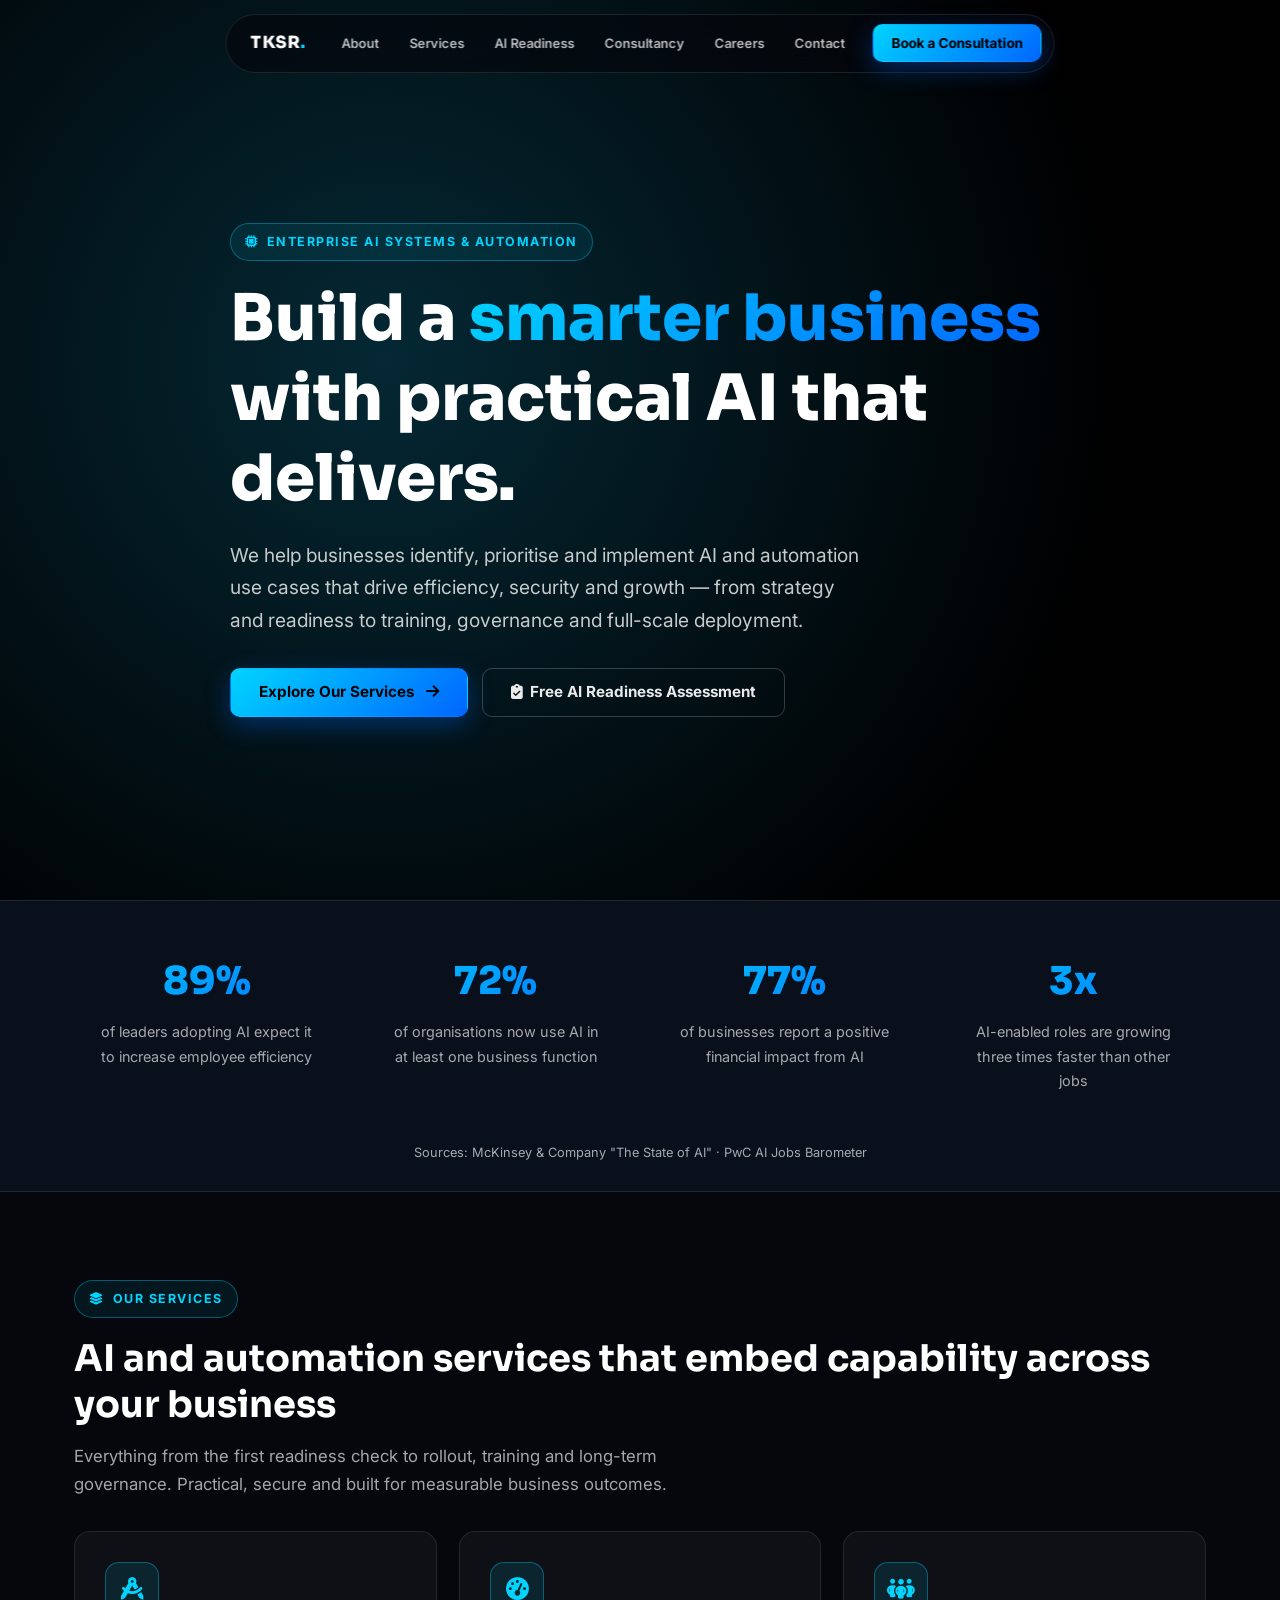
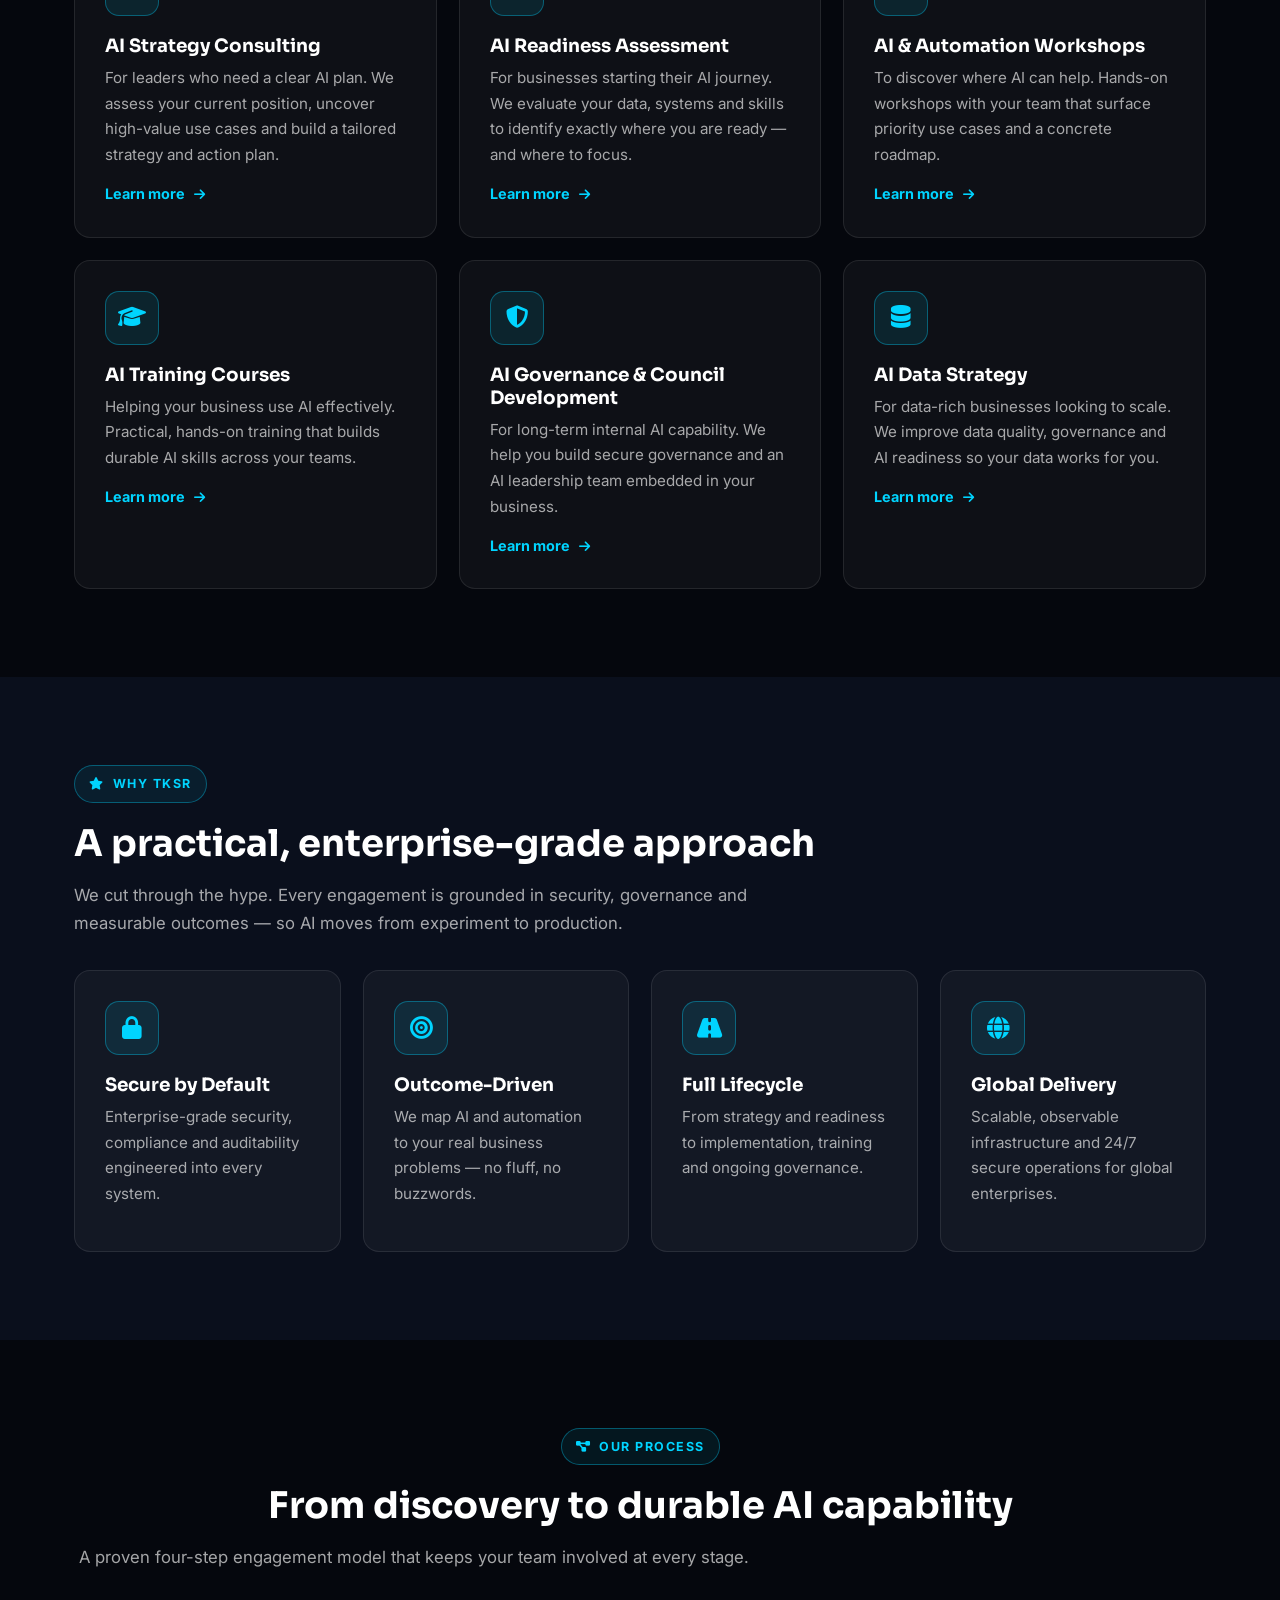
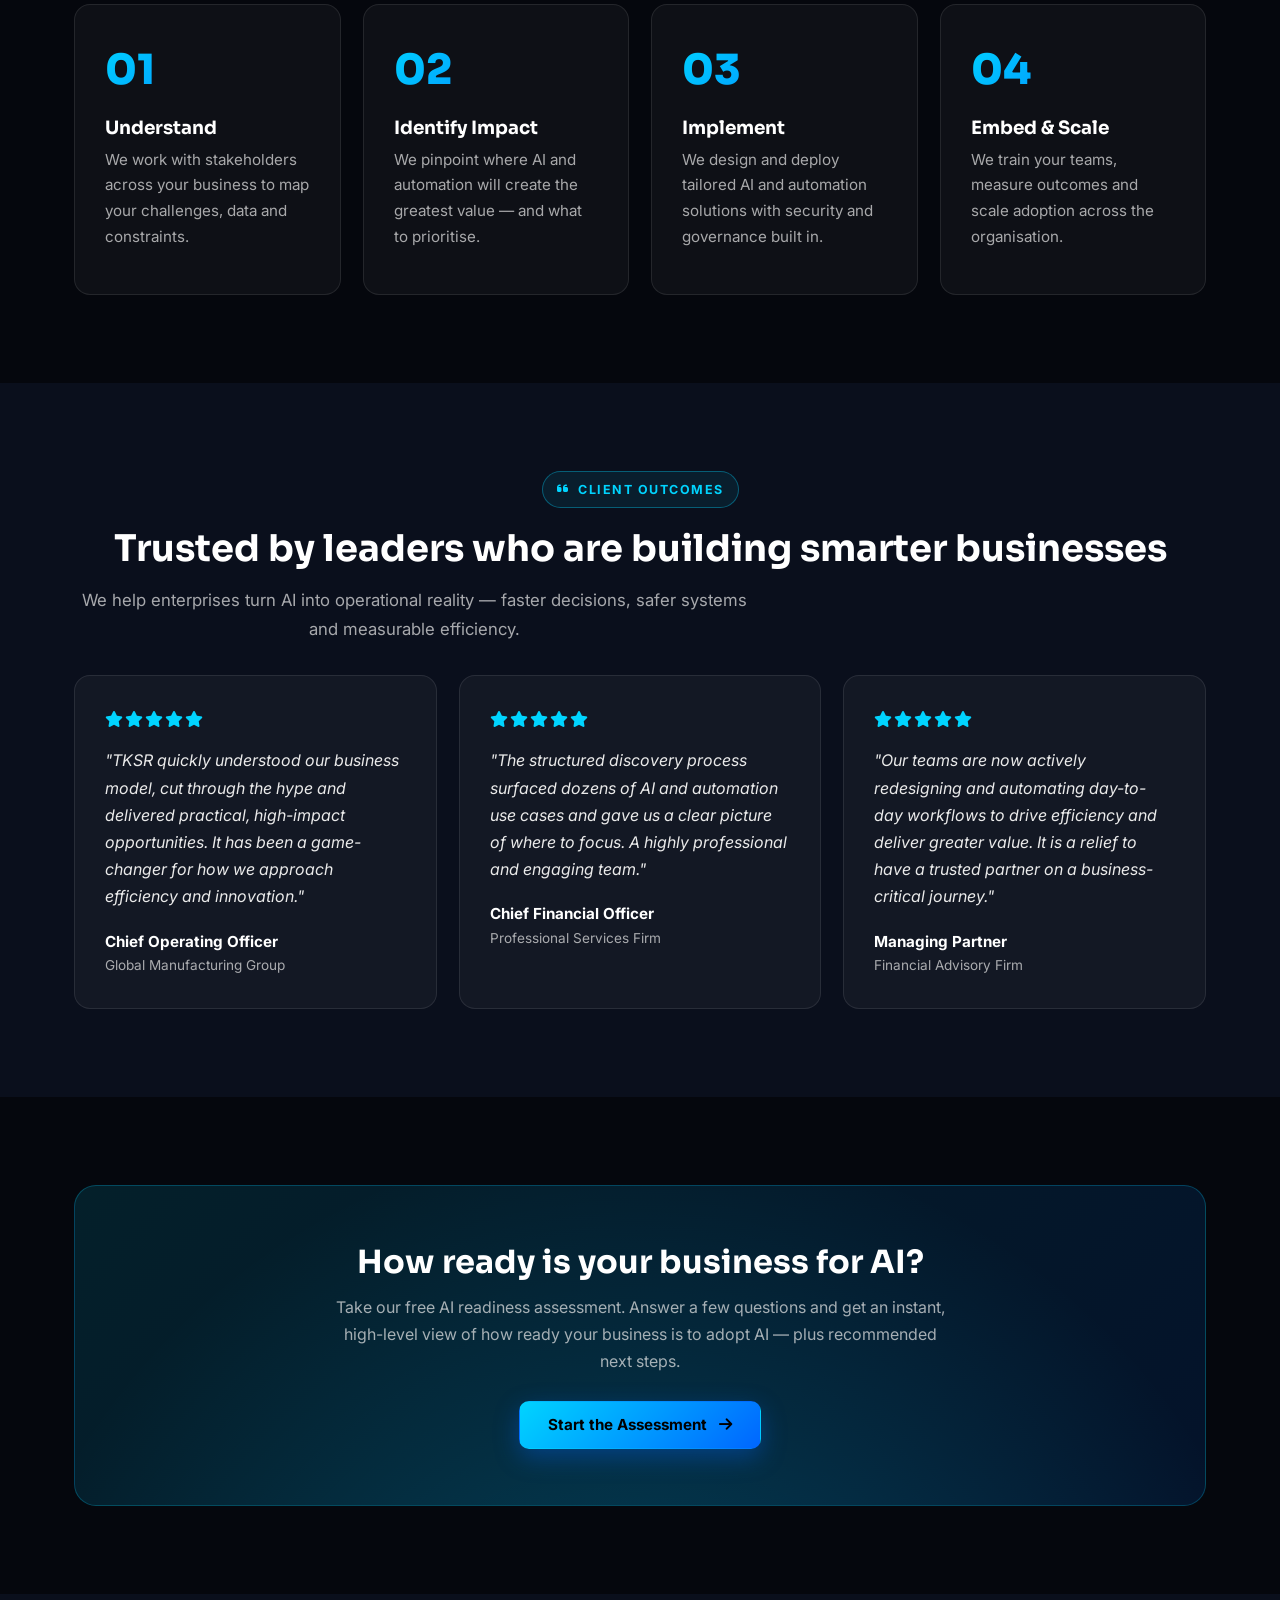
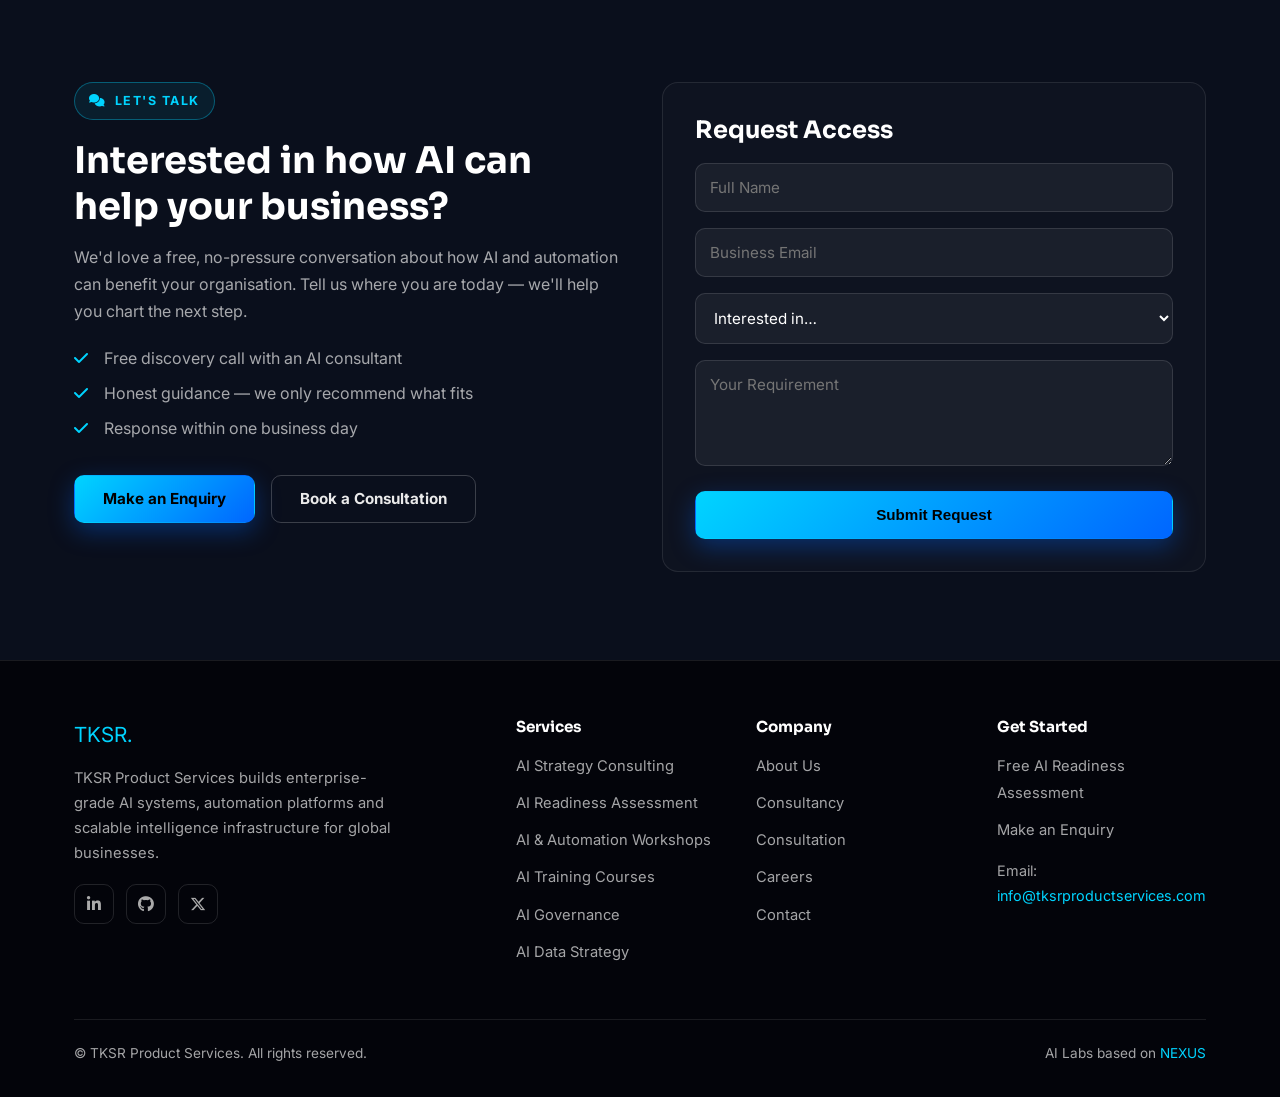
<file: index.html>
<!DOCTYPE HTML>
<html lang="en">
<head>
    <meta charset="utf-8" />
    <meta name="viewport" content="width=device-width, initial-scale=1" />
    <title>TKSR Product Services | Enterprise AI Systems & Automation</title>
    <meta name="description" content="TKSR Product Services builds enterprise-grade AI systems, automation platforms, and scalable intelligence infrastructure for global businesses. AI strategy, readiness, training, governance and data strategy." />

    <link rel="preconnect" href="https://fonts.googleapis.com" />
    <link rel="preconnect" href="https://fonts.gstatic.com" crossorigin />
    <link href="https://fonts.googleapis.com/css2?family=Inter:wght@400;500;600;700;800&family=Sora:wght@600;700;800&display=swap" rel="stylesheet" />
    <link rel="stylesheet" href="https://cdnjs.cloudflare.com/ajax/libs/font-awesome/6.5.1/css/all.min.css" />
    <link rel="stylesheet" href="assets/css/tksr.css" />
</head>
<body>

<!-- ================= NAV ================= -->
<nav class="nav" aria-label="Primary navigation">
    <a href="index.html" class="logo">TKSR<span>.</span></a>
    <div class="nav-links">
        <a href="about-us.html">About</a>
        <a href="services.html">Services</a>
        <a href="ai-readiness-quiz.html">AI Readiness</a>
        <a href="consultancy.html">Consultancy</a>
        <a href="current-jobs.html">Careers</a>
        <a href="contact-us.html">Contact</a>
    </div>
    <a href="consultation.html" class="btn btn-primary btn-sm nav-cta">Book a Consultation</a>
</nav>

<!-- ================= HERO ================= -->
<header class="hero">
    <video autoplay muted loop playsinline>
        <source src="videos/hero-video.mp4" type="video/mp4" />
    </video>
    <div class="hero-overlay"></div>

    <div class="container">
        <span class="eyebrow"><i class="fa-solid fa-microchip"></i> Enterprise AI Systems &amp; Automation</span>
        <h1>Build a <span class="grad">smarter business</span> with practical AI that delivers.</h1>
        <p class="lead">
            We help businesses identify, prioritise and implement AI and automation
            use cases that drive efficiency, security and growth — from strategy
            and readiness to training, governance and full-scale deployment.
        </p>
        <div class="hero-actions">
            <a href="services.html" class="btn btn-primary">Explore Our Services <i class="fa-solid fa-arrow-right" style="margin-left:8px;"></i></a>
            <a href="ai-readiness-quiz.html" class="btn btn-ghost"><i class="fa-solid fa-clipboard-check" style="margin-right:8px;"></i>Free AI Readiness Assessment</a>
        </div>
    </div>
</header>

<!-- ================= STATS ================= -->
<section class="stats">
    <div class="container">
        <div class="stats-grid">
            <div class="stat">
                <div class="num">89%</div>
                <div class="lbl">of leaders adopting AI expect it to increase employee efficiency</div>
            </div>
            <div class="stat">
                <div class="num">72%</div>
                <div class="lbl">of organisations now use AI in at least one business function</div>
            </div>
            <div class="stat">
                <div class="num">77%</div>
                <div class="lbl">of businesses report a positive financial impact from AI</div>
            </div>
            <div class="stat">
                <div class="num">3x</div>
                <div class="lbl">AI-enabled roles are growing three times faster than other jobs</div>
            </div>
        </div>
        <p class="center" style="margin:0 0 28px; font-size:0.8rem;">
            Sources: McKinsey &amp; Company "The State of AI" · PwC AI Jobs Barometer
        </p>
    </div>
</section>

<!-- ================= SERVICES ================= -->
<section class="section" id="services">
    <div class="container">
        <span class="eyebrow"><i class="fa-solid fa-layer-group"></i> Our Services</span>
        <h2 class="section-title">AI and automation services that embed capability across your business</h2>
        <p class="section-sub">
            Everything from the first readiness check to rollout, training and long-term governance.
            Practical, secure and built for measurable business outcomes.
        </p>

        <div class="grid grid-3 mt-3">
            <article class="card service-card">
                <div class="icon"><i class="fa-solid fa-compass-drafting"></i></div>
                <h3>AI Strategy Consulting</h3>
                <p>For leaders who need a clear AI plan. We assess your current position, uncover high-value use cases and build a tailored strategy and action plan.</p>
                <a href="services.html#strategy" class="link">Learn more <i class="fa-solid fa-arrow-right"></i></a>
            </article>

            <article class="card service-card">
                <div class="icon"><i class="fa-solid fa-gauge-high"></i></div>
                <h3>AI Readiness Assessment</h3>
                <p>For businesses starting their AI journey. We evaluate your data, systems and skills to identify exactly where you are ready — and where to focus.</p>
                <a href="services.html#readiness" class="link">Learn more <i class="fa-solid fa-arrow-right"></i></a>
            </article>

            <article class="card service-card">
                <div class="icon"><i class="fa-solid fa-people-group"></i></div>
                <h3>AI &amp; Automation Workshops</h3>
                <p>To discover where AI can help. Hands-on workshops with your team that surface priority use cases and a concrete roadmap.</p>
                <a href="services.html#workshops" class="link">Learn more <i class="fa-solid fa-arrow-right"></i></a>
            </article>

            <article class="card service-card">
                <div class="icon"><i class="fa-solid fa-graduation-cap"></i></div>
                <h3>AI Training Courses</h3>
                <p>Helping your business use AI effectively. Practical, hands-on training that builds durable AI skills across your teams.</p>
                <a href="services.html#training" class="link">Learn more <i class="fa-solid fa-arrow-right"></i></a>
            </article>

            <article class="card service-card">
                <div class="icon"><i class="fa-solid fa-shield-halved"></i></div>
                <h3>AI Governance &amp; Council Development</h3>
                <p>For long-term internal AI capability. We help you build secure governance and an AI leadership team embedded in your business.</p>
                <a href="services.html#governance" class="link">Learn more <i class="fa-solid fa-arrow-right"></i></a>
            </article>

            <article class="card service-card">
                <div class="icon"><i class="fa-solid fa-database"></i></div>
                <h3>AI Data Strategy</h3>
                <p>For data-rich businesses looking to scale. We improve data quality, governance and AI readiness so your data works for you.</p>
                <a href="services.html#data" class="link">Learn more <i class="fa-solid fa-arrow-right"></i></a>
            </article>
        </div>
    </div>
</section>

<!-- ================= WHY US ================= -->
<section class="section section-soft" id="why-us">
    <div class="container">
        <span class="eyebrow"><i class="fa-solid fa-star"></i> Why TKSR</span>
        <h2 class="section-title">A practical, enterprise-grade approach</h2>
        <p class="section-sub">
            We cut through the hype. Every engagement is grounded in security, governance
            and measurable outcomes — so AI moves from experiment to production.
        </p>

        <div class="grid grid-4 mt-3">
            <article class="card">
                <div class="icon"><i class="fa-solid fa-lock"></i></div>
                <h3>Secure by Default</h3>
                <p>Enterprise-grade security, compliance and auditability engineered into every system.</p>
            </article>
            <article class="card">
                <div class="icon"><i class="fa-solid fa-bullseye"></i></div>
                <h3>Outcome-Driven</h3>
                <p>We map AI and automation to your real business problems — no fluff, no buzzwords.</p>
            </article>
            <article class="card">
                <div class="icon"><i class="fa-solid fa-road"></i></div>
                <h3>Full Lifecycle</h3>
                <p>From strategy and readiness to implementation, training and ongoing governance.</p>
            </article>
            <article class="card">
                <div class="icon"><i class="fa-solid fa-globe"></i></div>
                <h3>Global Delivery</h3>
                <p>Scalable, observable infrastructure and 24/7 secure operations for global enterprises.</p>
            </article>
        </div>
    </div>
</section>

<!-- ================= PROCESS ================= -->
<section class="section" id="process">
    <div class="container">
        <div class="center">
            <span class="eyebrow"><i class="fa-solid fa-diagram-project"></i> Our Process</span>
            <h2 class="section-title">From discovery to durable AI capability</h2>
            <p class="section-sub">A proven four-step engagement model that keeps your team involved at every stage.</p>
        </div>

        <div class="grid grid-4 mt-3">
            <article class="card">
                <span class="step-num">01</span>
                <h3>Understand</h3>
                <p>We work with stakeholders across your business to map your challenges, data and constraints.</p>
            </article>
            <article class="card">
                <span class="step-num">02</span>
                <h3>Identify Impact</h3>
                <p>We pinpoint where AI and automation will create the greatest value — and what to prioritise.</p>
            </article>
            <article class="card">
                <span class="step-num">03</span>
                <h3>Implement</h3>
                <p>We design and deploy tailored AI and automation solutions with security and governance built in.</p>
            </article>
            <article class="card">
                <span class="step-num">04</span>
                <h3>Embed &amp; Scale</h3>
                <p>We train your teams, measure outcomes and scale adoption across the organisation.</p>
            </article>
        </div>
    </div>
</section>

<!-- ================= TESTIMONIALS ================= -->
<section class="section section-soft" id="testimonials">
    <div class="container">
        <div class="center">
            <span class="eyebrow"><i class="fa-solid fa-quote-left"></i> Client Outcomes</span>
            <h2 class="section-title">Trusted by leaders who are building smarter businesses</h2>
            <p class="section-sub">We help enterprises turn AI into operational reality — faster decisions, safer systems and measurable efficiency.</p>
        </div>

        <div class="grid grid-3 mt-3">
            <article class="quote-card">
                <div class="stars"><i class="fa-solid fa-star"></i><i class="fa-solid fa-star"></i><i class="fa-solid fa-star"></i><i class="fa-solid fa-star"></i><i class="fa-solid fa-star"></i></div>
                <p class="quote">"TKSR quickly understood our business model, cut through the hype and delivered practical, high-impact opportunities. It has been a game-changer for how we approach efficiency and innovation."</p>
                <div class="author">Chief Operating Officer</div>
                <div class="role">Global Manufacturing Group</div>
            </article>
            <article class="quote-card">
                <div class="stars"><i class="fa-solid fa-star"></i><i class="fa-solid fa-star"></i><i class="fa-solid fa-star"></i><i class="fa-solid fa-star"></i><i class="fa-solid fa-star"></i></div>
                <p class="quote">"The structured discovery process surfaced dozens of AI and automation use cases and gave us a clear picture of where to focus. A highly professional and engaging team."</p>
                <div class="author">Chief Financial Officer</div>
                <div class="role">Professional Services Firm</div>
            </article>
            <article class="quote-card">
                <div class="stars"><i class="fa-solid fa-star"></i><i class="fa-solid fa-star"></i><i class="fa-solid fa-star"></i><i class="fa-solid fa-star"></i><i class="fa-solid fa-star"></i></div>
                <p class="quote">"Our teams are now actively redesigning and automating day-to-day workflows to drive efficiency and deliver greater value. It is a relief to have a trusted partner on a business-critical journey."</p>
                <div class="author">Managing Partner</div>
                <div class="role">Financial Advisory Firm</div>
            </article>
        </div>
    </div>
</section>

<!-- ================= READINESS QUIZ CTA ================= -->
<section class="section">
    <div class="container">
        <div class="cta-band">
            <h2>How ready is your business for AI?</h2>
            <p>Take our free AI readiness assessment. Answer a few questions and get an instant, high-level view of how ready your business is to adopt AI — plus recommended next steps.</p>
            <a href="ai-readiness-quiz.html" class="btn btn-primary">Start the Assessment <i class="fa-solid fa-arrow-right" style="margin-left:8px;"></i></a>
        </div>
    </div>
</section>

<!-- ================= CONTACT CTA ================= -->
<section class="section section-soft" id="contact">
    <div class="container">
        <div class="split">
            <div>
                <span class="eyebrow"><i class="fa-solid fa-comments"></i> Let's Talk</span>
                <h2 class="section-title">Interested in how AI can help your business?</h2>
                <p>
                    We'd love a free, no-pressure conversation about how AI and automation
                    can benefit your organisation. Tell us where you are today — we'll help
                    you chart the next step.
                </p>
                <ul class="check-list mt-2">
                    <li>Free discovery call with an AI consultant</li>
                    <li>Honest guidance — we only recommend what fits</li>
                    <li>Response within one business day</li>
                </ul>
                <div class="mt-3">
                    <a href="contact-us.html" class="btn btn-primary">Make an Enquiry</a>
                    <a href="consultation.html" class="btn btn-ghost" style="margin-left:12px;">Book a Consultation</a>
                </div>
            </div>
            <div class="form-card">
                <h2>Request Access</h2>
                <form action="https://formspree.io/f/mdabrpdj" method="POST">
                    <div class="form-group">
                        <input type="text" name="name" placeholder="Full Name" required />
                    </div>
                    <div class="form-group">
                        <input type="email" name="email" placeholder="Business Email" required />
                    </div>
                    <div class="form-group">
                        <select name="service">
                            <option value="" selected disabled>Interested in…</option>
                            <option>AI Strategy Consulting</option>
                            <option>AI Readiness Assessment</option>
                            <option>AI &amp; Automation Workshops</option>
                            <option>AI Training Courses</option>
                            <option>AI Governance &amp; Council Development</option>
                            <option>AI Data Strategy</option>
                            <option>General Enquiry</option>
                        </select>
                    </div>
                    <div class="form-group">
                        <textarea name="message" rows="4" placeholder="Your Requirement"></textarea>
                    </div>
                    <button type="submit" class="btn btn-primary btn-block">Submit Request</button>
                </form>
            </div>
        </div>
    </div>
</section>

<!-- ================= FOOTER ================= -->
<footer class="footer">
    <div class="container">
        <div class="footer-grid">
            <div class="brand">
                <a href="index.html" class="logo" style="font-size:1.3rem;">TKSR<span style="color:var(--accent);">.</span></a>
                <p style="margin-top:14px;">
                    TKSR Product Services builds enterprise-grade AI systems, automation
                    platforms and scalable intelligence infrastructure for global businesses.
                </p>
                <div class="social">
                    <a href="#" aria-label="LinkedIn"><i class="fab fa-linkedin-in"></i></a>
                    <a href="#" aria-label="GitHub"><i class="fab fa-github"></i></a>
                    <a href="#" aria-label="X"><i class="fab fa-x-twitter"></i></a>
                </div>
            </div>
            <div>
                <h4>Services</h4>
                <ul>
                    <li><a href="services.html#strategy">AI Strategy Consulting</a></li>
                    <li><a href="services.html#readiness">AI Readiness Assessment</a></li>
                    <li><a href="services.html#workshops">AI &amp; Automation Workshops</a></li>
                    <li><a href="services.html#training">AI Training Courses</a></li>
                    <li><a href="services.html#governance">AI Governance</a></li>
                    <li><a href="services.html#data">AI Data Strategy</a></li>
                </ul>
            </div>
            <div>
                <h4>Company</h4>
                <ul>
                    <li><a href="about-us.html">About Us</a></li>
                    <li><a href="consultancy.html">Consultancy</a></li>
                    <li><a href="consultation.html">Consultation</a></li>
                    <li><a href="current-jobs.html">Careers</a></li>
                    <li><a href="contact-us.html">Contact</a></li>
                </ul>
            </div>
            <div>
                <h4>Get Started</h4>
                <ul>
                    <li><a href="ai-readiness-quiz.html">Free AI Readiness Assessment</a></li>
                    <li><a href="contact-us.html">Make an Enquiry</a></li>
                </ul>
                <p style="font-size:0.9rem; margin-top:16px;">Email: <a href="mailto:info@tksrproductservices.com">info@tksrproductservices.com</a></p>
            </div>
        </div>
        <div class="bottom">
            <span>&copy; TKSR Product Services. All rights reserved.</span>
            <span>AI Labs based on <a href="http://tksrglobaltrade.com">NEXUS</a></span>
        </div>
    </div>
</footer>

</body>
</html>
</file>
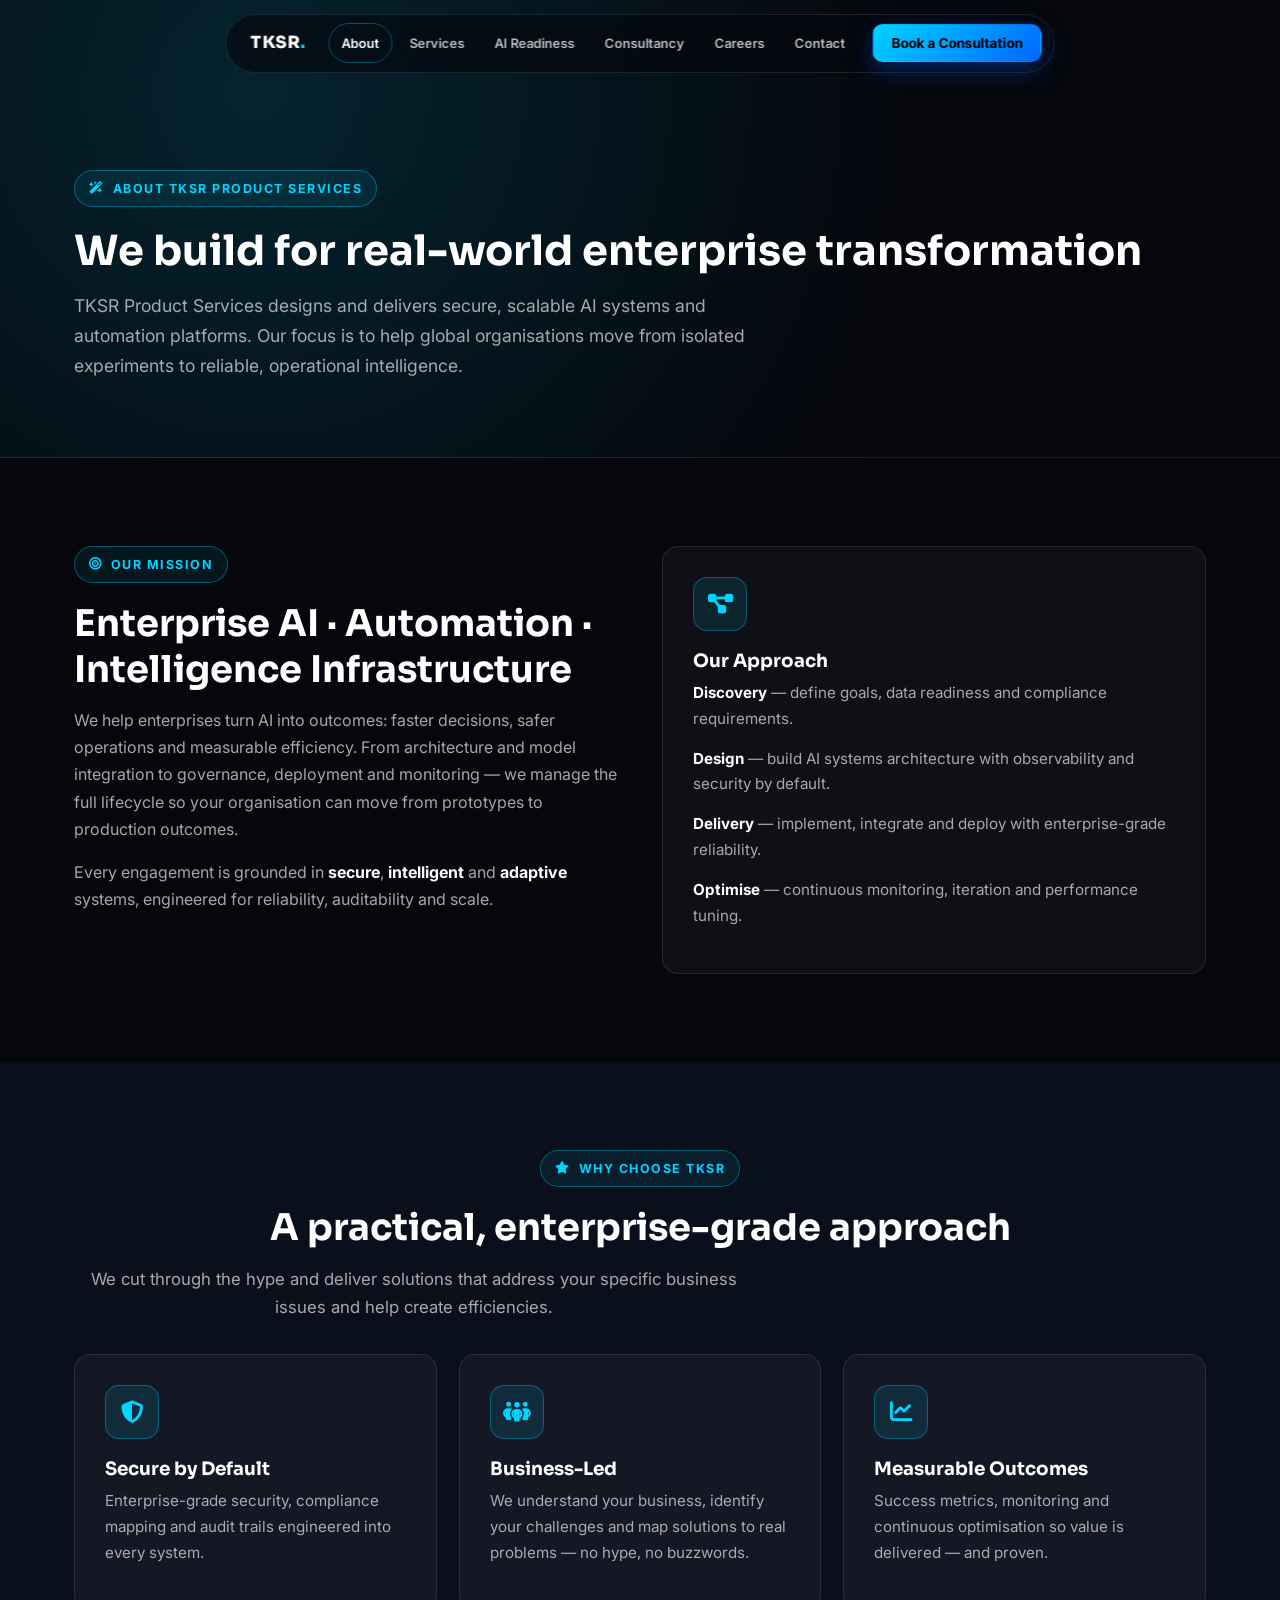
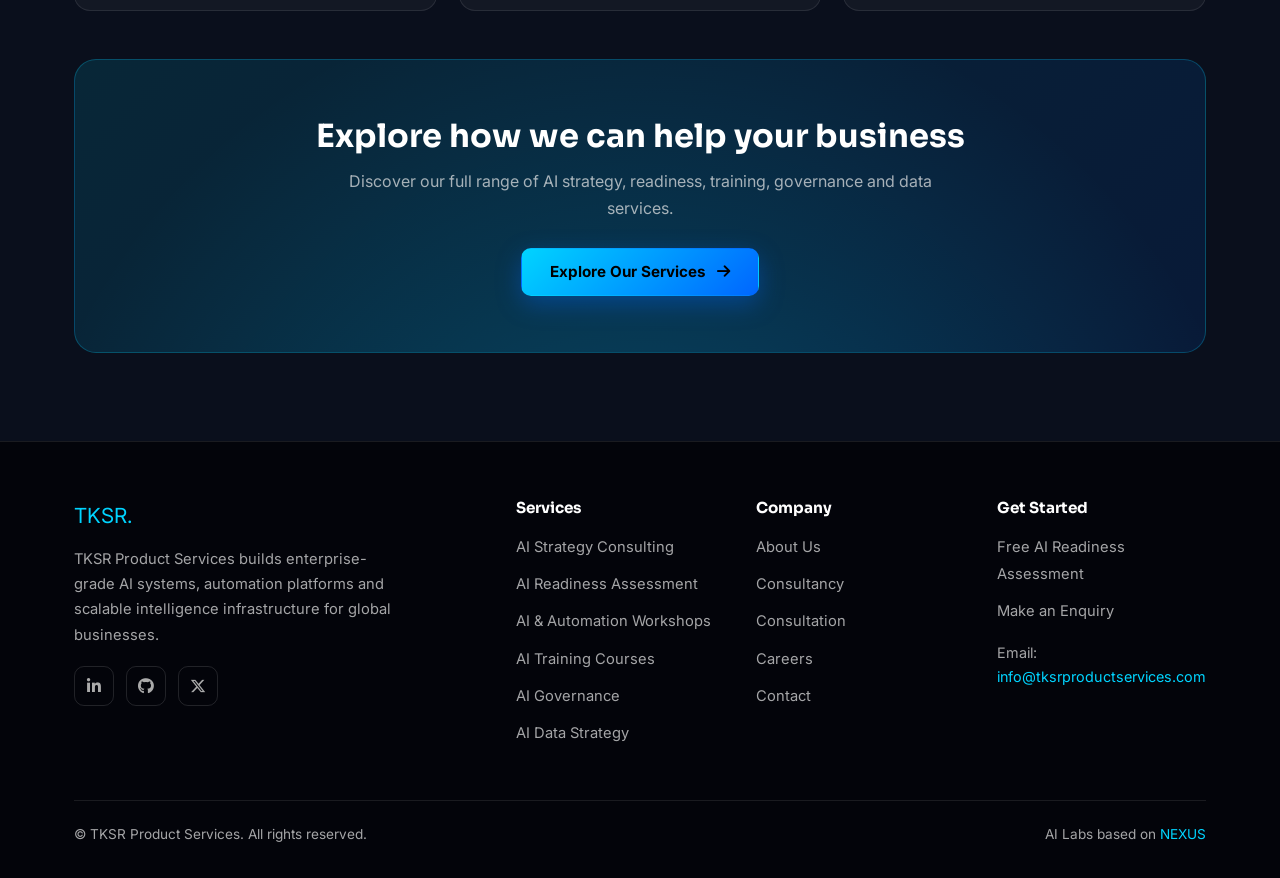
<file: about-us.html>
<!DOCTYPE HTML>
<html lang="en">
<head>
    <meta charset="utf-8" />
    <meta name="viewport" content="width=device-width, initial-scale=1" />
    <title>About Us | TKSR Product Services</title>
    <meta name="description" content="TKSR Product Services designs and delivers secure, scalable AI systems, automation platforms and intelligence infrastructure for global businesses." />

    <link rel="preconnect" href="https://fonts.googleapis.com" />
    <link rel="preconnect" href="https://fonts.gstatic.com" crossorigin />
    <link href="https://fonts.googleapis.com/css2?family=Inter:wght@400;500;600;700;800&family=Sora:wght@600;700;800&display=swap" rel="stylesheet" />
    <link rel="stylesheet" href="https://cdnjs.cloudflare.com/ajax/libs/font-awesome/6.5.1/css/all.min.css" />
    <link rel="stylesheet" href="assets/css/tksr.css" />
</head>
<body>

<!-- ================= NAV ================= -->
<nav class="nav" aria-label="Primary navigation">
    <a href="index.html" class="logo">TKSR<span>.</span></a>
    <div class="nav-links">
        <a href="about-us.html" class="active">About</a>
        <a href="services.html">Services</a>
        <a href="ai-readiness-quiz.html">AI Readiness</a>
        <a href="consultancy.html">Consultancy</a>
        <a href="current-jobs.html">Careers</a>
        <a href="contact-us.html">Contact</a>
    </div>
    <a href="consultation.html" class="btn btn-primary btn-sm nav-cta">Book a Consultation</a>
</nav>

<!-- ================= PAGE HERO ================= -->
<header class="page-hero">
    <div class="container">
        <span class="eyebrow"><i class="fa-solid fa-wand-magic-sparkles"></i> About TKSR Product Services</span>
        <h1>We build for real-world enterprise transformation</h1>
        <p>
            TKSR Product Services designs and delivers secure, scalable AI systems and automation
            platforms. Our focus is to help global organisations move from isolated experiments
            to reliable, operational intelligence.
        </p>
    </div>
</header>

<!-- ================= MISSION ================= -->
<section class="section">
    <div class="container">
        <div class="split">
            <div>
                <span class="eyebrow"><i class="fa-solid fa-bullseye"></i> Our Mission</span>
                <h2 class="section-title">Enterprise AI · Automation · Intelligence Infrastructure</h2>
                <p>
                    We help enterprises turn AI into outcomes: faster decisions, safer operations
                    and measurable efficiency. From architecture and model integration to
                    governance, deployment and monitoring — we manage the full lifecycle so your
                    organisation can move from prototypes to production outcomes.
                </p>
                <p>
                    Every engagement is grounded in <b style="color:#fff;">secure</b>,
                    <b style="color:#fff;">intelligent</b> and <b style="color:#fff;">adaptive</b>
                    systems, engineered for reliability, auditability and scale.
                </p>
            </div>
            <div class="card">
                <div class="icon"><i class="fa-solid fa-diagram-project"></i></div>
                <h3>Our Approach</h3>
                <p><b style="color:#fff;">Discovery</b> — define goals, data readiness and compliance requirements.</p>
                <p><b style="color:#fff;">Design</b> — build AI systems architecture with observability and security by default.</p>
                <p><b style="color:#fff;">Delivery</b> — implement, integrate and deploy with enterprise-grade reliability.</p>
                <p><b style="color:#fff;">Optimise</b> — continuous monitoring, iteration and performance tuning.</p>
            </div>
        </div>
    </div>
</section>

<!-- ================= WHY US ================= -->
<section class="section section-soft">
    <div class="container">
        <div class="center">
            <span class="eyebrow"><i class="fa-solid fa-star"></i> Why Choose TKSR</span>
            <h2 class="section-title">A practical, enterprise-grade approach</h2>
            <p class="section-sub">We cut through the hype and deliver solutions that address your specific business issues and help create efficiencies.</p>
        </div>
        <div class="grid grid-3 mt-3">
            <article class="card">
                <div class="icon"><i class="fa-solid fa-shield-halved"></i></div>
                <h3>Secure by Default</h3>
                <p>Enterprise-grade security, compliance mapping and audit trails engineered into every system.</p>
            </article>
            <article class="card">
                <div class="icon"><i class="fa-solid fa-people-group"></i></div>
                <h3>Business-Led</h3>
                <p>We understand your business, identify your challenges and map solutions to real problems — no hype, no buzzwords.</p>
            </article>
            <article class="card">
                <div class="icon"><i class="fa-solid fa-chart-line"></i></div>
                <h3>Measurable Outcomes</h3>
                <p>Success metrics, monitoring and continuous optimisation so value is delivered — and proven.</p>
            </article>
        </div>

        <div class="cta-band mt-4">
            <h2>Explore how we can help your business</h2>
            <p>Discover our full range of AI strategy, readiness, training, governance and data services.</p>
            <a href="services.html" class="btn btn-primary">Explore Our Services <i class="fa-solid fa-arrow-right" style="margin-left:8px;"></i></a>
        </div>
    </div>
</section>

<!-- ================= FOOTER ================= -->
<footer class="footer">
    <div class="container">
        <div class="footer-grid">
            <div class="brand">
                <a href="index.html" class="logo" style="font-size:1.3rem;">TKSR<span style="color:var(--accent);">.</span></a>
                <p style="margin-top:14px;">
                    TKSR Product Services builds enterprise-grade AI systems, automation
                    platforms and scalable intelligence infrastructure for global businesses.
                </p>
                <div class="social">
                    <a href="#" aria-label="LinkedIn"><i class="fab fa-linkedin-in"></i></a>
                    <a href="#" aria-label="GitHub"><i class="fab fa-github"></i></a>
                    <a href="#" aria-label="X"><i class="fab fa-x-twitter"></i></a>
                </div>
            </div>
            <div>
                <h4>Services</h4>
                <ul>
                    <li><a href="services.html#strategy">AI Strategy Consulting</a></li>
                    <li><a href="services.html#readiness">AI Readiness Assessment</a></li>
                    <li><a href="services.html#workshops">AI &amp; Automation Workshops</a></li>
                    <li><a href="services.html#training">AI Training Courses</a></li>
                    <li><a href="services.html#governance">AI Governance</a></li>
                    <li><a href="services.html#data">AI Data Strategy</a></li>
                </ul>
            </div>
            <div>
                <h4>Company</h4>
                <ul>
                    <li><a href="about-us.html">About Us</a></li>
                    <li><a href="consultancy.html">Consultancy</a></li>
                    <li><a href="consultation.html">Consultation</a></li>
                    <li><a href="current-jobs.html">Careers</a></li>
                    <li><a href="contact-us.html">Contact</a></li>
                </ul>
            </div>
            <div>
                <h4>Get Started</h4>
                <ul>
                    <li><a href="ai-readiness-quiz.html">Free AI Readiness Assessment</a></li>
                    <li><a href="contact-us.html">Make an Enquiry</a></li>
                </ul>
                <p style="font-size:0.9rem; margin-top:16px;">Email: <a href="mailto:info@tksrproductservices.com">info@tksrproductservices.com</a></p>
            </div>
        </div>
        <div class="bottom">
            <span>&copy; TKSR Product Services. All rights reserved.</span>
            <span>AI Labs based on <a href="http://tksrglobaltrade.com">NEXUS</a></span>
        </div>
    </div>
</footer>

</body>
</html>
</file>
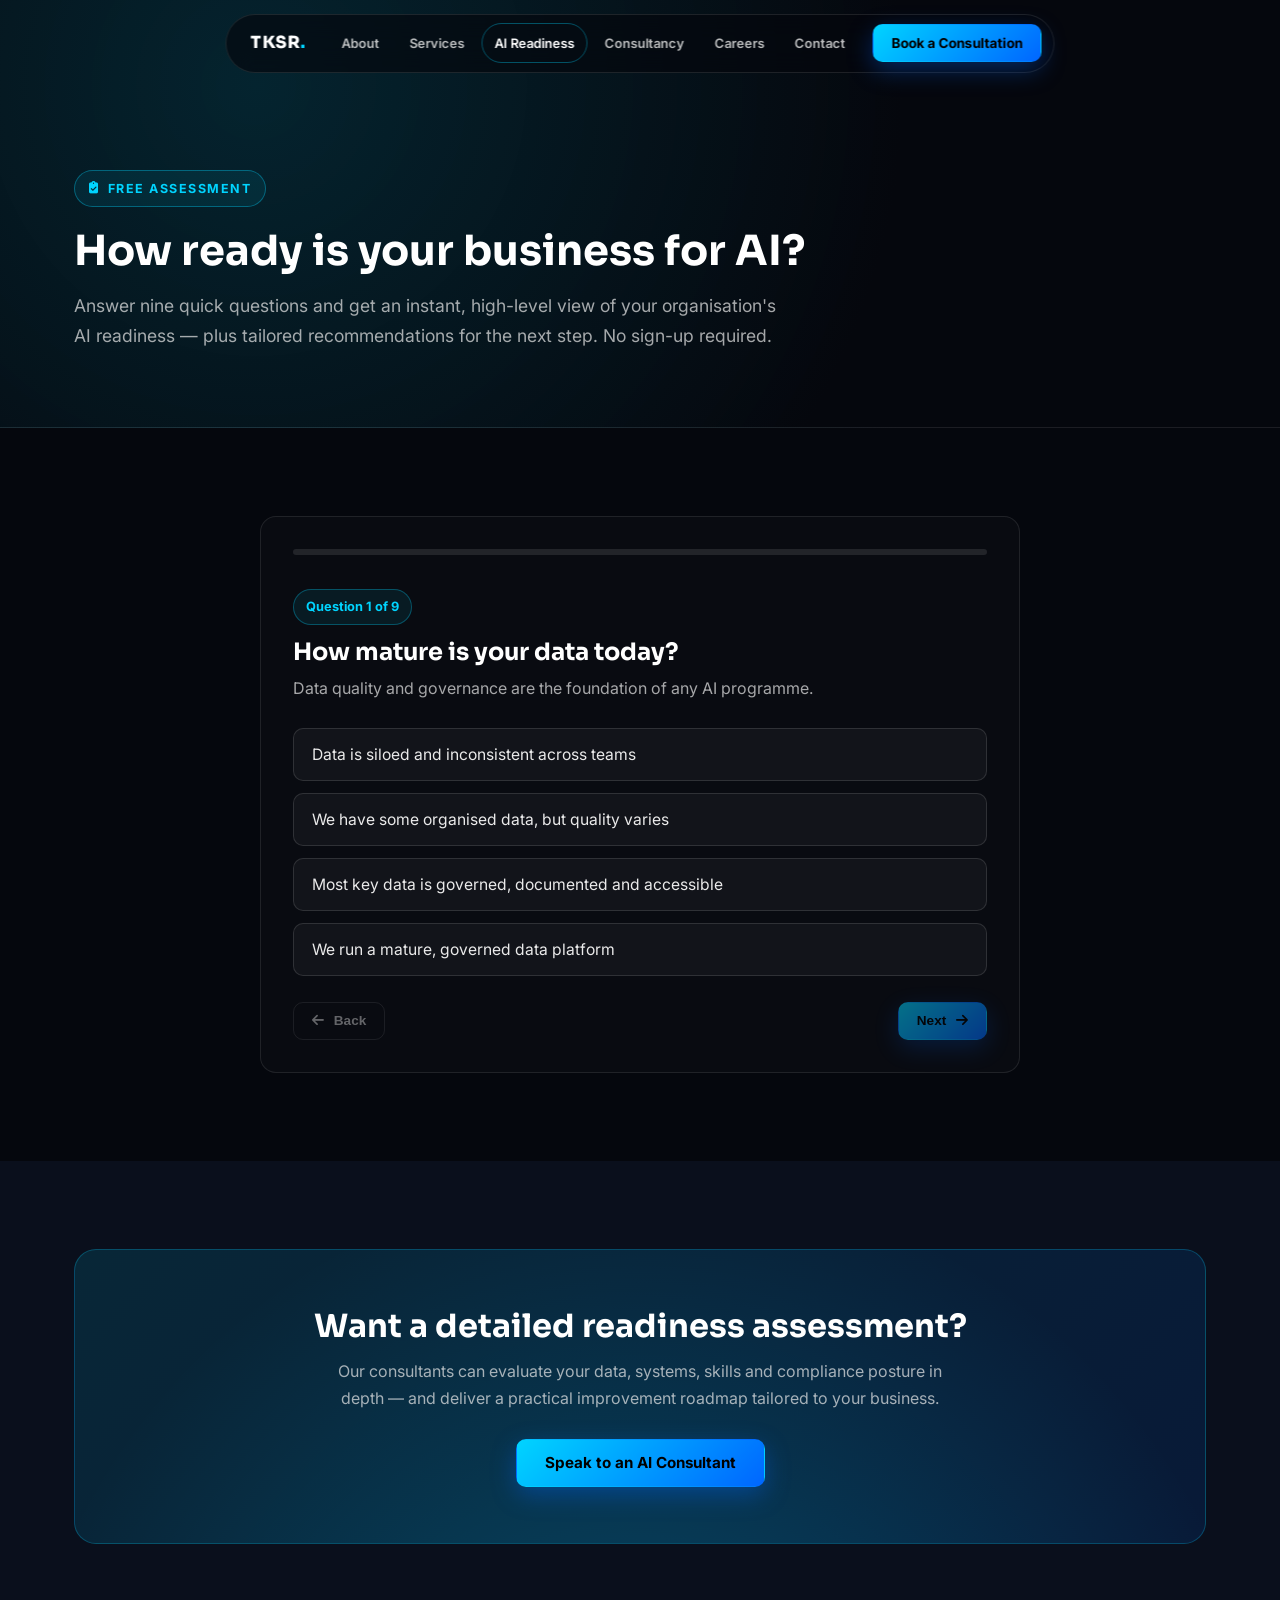
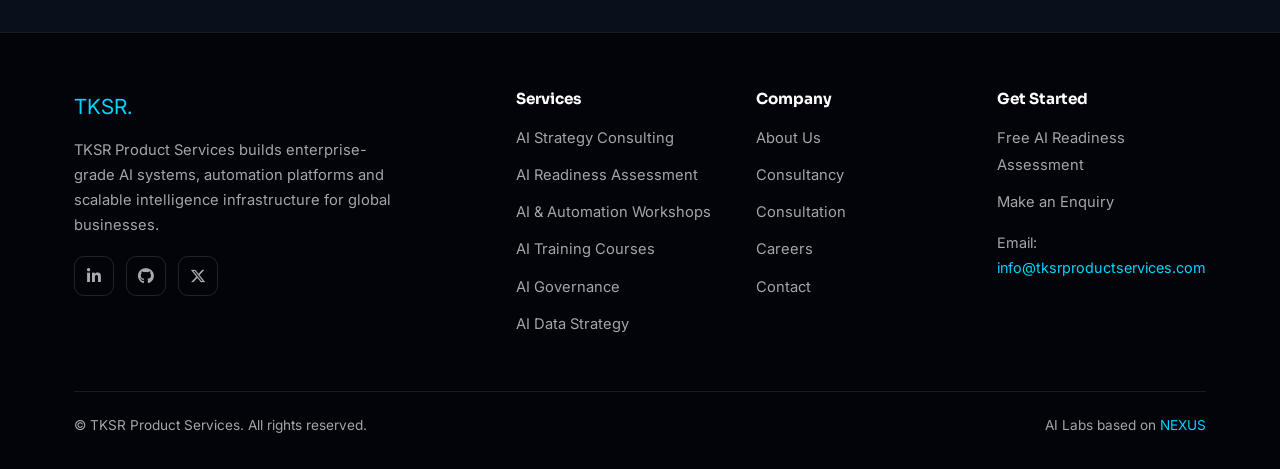
<file: ai-readiness-quiz.html>
<!DOCTYPE HTML>
<html lang="en">
<head>
    <meta charset="utf-8" />
    <meta name="viewport" content="width=device-width, initial-scale=1" />
    <title>Free AI Readiness Assessment | TKSR Product Services</title>
    <meta name="description" content="Take our free AI readiness assessment. Get an instant high-level view of how ready your business is to adopt AI, with recommended next steps." />

    <link rel="preconnect" href="https://fonts.googleapis.com" />
    <link rel="preconnect" href="https://fonts.gstatic.com" crossorigin />
    <link href="https://fonts.googleapis.com/css2?family=Inter:wght@400;500;600;700;800&family=Sora:wght@600;700;800&display=swap" rel="stylesheet" />
    <link rel="stylesheet" href="https://cdnjs.cloudflare.com/ajax/libs/font-awesome/6.5.1/css/all.min.css" />
    <link rel="stylesheet" href="assets/css/tksr.css" />
</head>
<body>

<!-- ================= NAV ================= -->
<nav class="nav" aria-label="Primary navigation">
    <a href="index.html" class="logo">TKSR<span>.</span></a>
    <div class="nav-links">
        <a href="about-us.html">About</a>
        <a href="services.html">Services</a>
        <a href="ai-readiness-quiz.html" class="active">AI Readiness</a>
        <a href="consultancy.html">Consultancy</a>
        <a href="current-jobs.html">Careers</a>
        <a href="contact-us.html">Contact</a>
    </div>
    <a href="consultation.html" class="btn btn-primary btn-sm nav-cta">Book a Consultation</a>
</nav>

<!-- ================= PAGE HERO ================= -->
<header class="page-hero">
    <div class="container">
        <span class="eyebrow"><i class="fa-solid fa-clipboard-check"></i> Free Assessment</span>
        <h1>How ready is your business for AI?</h1>
        <p>
            Answer nine quick questions and get an instant, high-level view of your
            organisation's AI readiness — plus tailored recommendations for the next step.
            No sign-up required.
        </p>
    </div>
</header>

<!-- ================= QUIZ ================= -->
<section class="section">
    <div class="container">
        <div class="quiz-wrap">

            <div class="form-card" id="quiz-app">
                <!-- Progress -->
                <div class="quiz-progress"><div class="bar" id="quiz-bar"></div></div>

                <!-- Steps injected by JS -->
                <div id="quiz-body"></div>

                <!-- Result -->
                <div class="quiz-result" id="quiz-result">
                    <div class="center">
                        <div class="result-gauge" id="result-gauge" style="--score:0;">
                            <div class="inner">
                                <div class="pct" id="result-pct">0%</div>
                                <div class="txt">AI Readiness</div>
                            </div>
                        </div>
                        <h2 id="result-title">AI-Ready</h2>
                        <p id="result-text" style="max-width:560px; margin:0 auto 8px;"></p>
                        <p id="result-suggest" style="max-width:560px; margin:0 auto 28px; font-size:0.95rem;"></p>
                        <div class="center" style="display:flex; gap:12px; justify-content:center; flex-wrap:wrap;">
                            <a href="contact-us.html" class="btn btn-primary">Get a Full Assessment</a>
                            <button type="button" class="btn btn-ghost" onclick="restartQuiz()">Retake Quiz</button>
                        </div>
                    </div>
                </div>
            </div>

        </div>
    </div>
</section>

<!-- ================= NEXT STEPS CTA ================= -->
<section class="section section-soft">
    <div class="container">
        <div class="cta-band">
            <h2>Want a detailed readiness assessment?</h2>
            <p>Our consultants can evaluate your data, systems, skills and compliance posture in depth — and deliver a practical improvement roadmap tailored to your business.</p>
            <a href="contact-us.html" class="btn btn-primary">Speak to an AI Consultant</a>
        </div>
    </div>
</section>

<!-- ================= FOOTER ================= -->
<footer class="footer">
    <div class="container">
        <div class="footer-grid">
            <div class="brand">
                <a href="index.html" class="logo" style="font-size:1.3rem;">TKSR<span style="color:var(--accent);">.</span></a>
                <p style="margin-top:14px;">
                    TKSR Product Services builds enterprise-grade AI systems, automation
                    platforms and scalable intelligence infrastructure for global businesses.
                </p>
                <div class="social">
                    <a href="#" aria-label="LinkedIn"><i class="fab fa-linkedin-in"></i></a>
                    <a href="#" aria-label="GitHub"><i class="fab fa-github"></i></a>
                    <a href="#" aria-label="X"><i class="fab fa-x-twitter"></i></a>
                </div>
            </div>
            <div>
                <h4>Services</h4>
                <ul>
                    <li><a href="services.html#strategy">AI Strategy Consulting</a></li>
                    <li><a href="services.html#readiness">AI Readiness Assessment</a></li>
                    <li><a href="services.html#workshops">AI &amp; Automation Workshops</a></li>
                    <li><a href="services.html#training">AI Training Courses</a></li>
                    <li><a href="services.html#governance">AI Governance</a></li>
                    <li><a href="services.html#data">AI Data Strategy</a></li>
                </ul>
            </div>
            <div>
                <h4>Company</h4>
                <ul>
                    <li><a href="about-us.html">About Us</a></li>
                    <li><a href="consultancy.html">Consultancy</a></li>
                    <li><a href="consultation.html">Consultation</a></li>
                    <li><a href="current-jobs.html">Careers</a></li>
                    <li><a href="contact-us.html">Contact</a></li>
                </ul>
            </div>
            <div>
                <h4>Get Started</h4>
                <ul>
                    <li><a href="ai-readiness-quiz.html">Free AI Readiness Assessment</a></li>
                    <li><a href="contact-us.html">Make an Enquiry</a></li>
                </ul>
                <p style="font-size:0.9rem; margin-top:16px;">Email: <a href="mailto:info@tksrproductservices.com">info@tksrproductservices.com</a></p>
            </div>
        </div>
        <div class="bottom">
            <span>&copy; TKSR Product Services. All rights reserved.</span>
            <span>AI Labs based on <a href="http://tksrglobaltrade.com">NEXUS</a></span>
        </div>
    </div>
</footer>

<script>
const QUESTIONS = [
    {
        q: "How mature is your data today?",
        h: "Data quality and governance are the foundation of any AI programme.",
        options: [
            { label: "Data is siloed and inconsistent across teams", score: 0 },
            { label: "We have some organised data, but quality varies", score: 1 },
            { label: "Most key data is governed, documented and accessible", score: 2 },
            { label: "We run a mature, governed data platform", score: 3 }
        ]
    },
    {
        q: "Does your leadership actively support AI initiatives?",
        h: "Senior sponsorship is the strongest predictor of AI success.",
        options: [
            { label: "Not yet — AI is only discussed informally", score: 0 },
            { label: "A few individuals are interested", score: 1 },
            { label: "Leadership is engaged and sponsoring pilots", score: 2 },
            { label: "AI is a board-level strategic priority", score: 3 }
        ]
    },
    {
        q: "How would you describe your team's AI skills?",
        h: "Practical skills determine whether adoption actually sticks.",
        options: [
            { label: "Little or no hands-on AI experience", score: 0 },
            { label: "A small number of enthusiasts", score: 1 },
            { label: "Several teams use AI tools in daily work", score: 2 },
            { label: "We have dedicated AI and data talent", score: 3 }
        ]
    },
    {
        q: "Do you have clear business problems that AI could address?",
        h: "AI works best when tied to specific, measurable outcomes.",
        options: [
            { label: "Not defined yet", score: 0 },
            { label: "Broad ideas, but nothing prioritised", score: 1 },
            { label: "A few candidate use cases are documented", score: 2 },
            { label: "A prioritised portfolio of use cases exists", score: 3 }
        ]
    },
    {
        q: "How are your business processes documented today?",
        h: "Automation depends on understanding how work actually flows.",
        options: [
            { label: "Largely undocumented / tribal knowledge", score: 0 },
            { label: "Partially documented", score: 1 },
            { label: "Core processes are well documented", score: 2 },
            { label: "Process maps and owners exist across the business", score: 3 }
        ]
    },
    {
        q: "How do you handle data security and compliance?",
        h: "Secure, governed AI is non-negotiable for enterprise deployment.",
        options: [
            { label: "No formal policies yet", score: 0 },
            { label: "Basic policies, inconsistently applied", score: 1 },
            { label: "Established security and compliance frameworks", score: 2 },
            { label: "Audited, mature governance covering AI", score: 3 }
        ]
    },
    {
        q: "Does your organisation embrace change and experimentation?",
        h: "Culture determines whether pilots become production outcomes.",
        options: [
            { label: "Change is resisted", score: 0 },
            { label: "Willing, but risk-averse", score: 1 },
            { label: "Comfortable running pilots and learning", score: 2 },
            { label: "Innovation is actively encouraged and rewarded", score: 3 }
        ]
    },
    {
        q: "Do you have budget available to invest in AI?",
        h: "Real adoption requires committed funding, not just enthusiasm.",
        options: [
            { label: "No dedicated budget", score: 0 },
            { label: "Small discretionary funds only", score: 1 },
            { label: "Budget approved for AI experiments", score: 2 },
            { label: "Dedicated AI and transformation budget", score: 3 }
        ]
    },
    {
        q: "How are AI outcomes measured in your organisation?",
        h: "You can't improve what you don't measure.",
        options: [
            { label: "We don't measure AI impact yet", score: 0 },
            { label: "Ad-hoc tracking only", score: 1 },
            { label: "Key pilots have defined success metrics", score: 2 },
            { label: "Systematic ROI and efficiency tracking exists", score: 3 }
        ]
    }
];

let current = 0;
const answers = new Array(QUESTIONS.length).fill(null);

function render() {
    const body = document.getElementById('quiz-body');
    const bar = document.getElementById('quiz-bar');
    bar.style.width = (current / QUESTIONS.length * 100) + '%';

    if (current >= QUESTIONS.length) { showResult(); return; }

    const item = QUESTIONS[current];
    body.innerHTML = `
        <div class="quiz-step active">
            <span class="badge">Question ${current + 1} of ${QUESTIONS.length}</span>
            <h2>${item.q}</h2>
            <p class="q">${item.h}</p>
            <div class="quiz-options">
                ${item.options.map((opt, i) => `
                    <button type="button" class="quiz-option${answers[current] === i ? ' selected' : ''}"
                        onclick="selectOption(${i})">${opt.label}</button>
                `).join('')}
            </div>
            <div class="quiz-nav">
                <button type="button" class="btn btn-ghost btn-sm" ${current === 0 ? 'disabled style="opacity:.4"' : ''} onclick="prevStep()"><i class="fa-solid fa-arrow-left" style="margin-right:6px;"></i> Back</button>
                <button type="button" class="btn btn-primary btn-sm" onclick="nextStep()" ${answers[current] === null ? 'disabled style="opacity:.5"' : ''}>Next <i class="fa-solid fa-arrow-right" style="margin-left:6px;"></i></button>
            </div>
        </div>`;
}

function selectOption(i) {
    answers[current] = i;
    const opts = document.querySelectorAll('.quiz-option');
    opts.forEach((o, idx) => o.classList.toggle('selected', idx === i));
    document.querySelector('.quiz-nav .btn-primary').disabled = false;
    document.querySelector('.quiz-nav .btn-primary').style.opacity = 1;
}

function nextStep() {
    if (answers[current] === null) return;
    current++;
    render();
}

function prevStep() {
    if (current === 0) return;
    current--;
    render();
}

function showResult() {
    const total = QUESTIONS.length * 3;
    const sum = answers.reduce((a, i) => a + QUESTIONS[i].options[answers[i]].score, 0);
    const pct = Math.round(sum / total * 100);

    document.getElementById('quiz-body').style.display = 'none';
    const result = document.getElementById('quiz-result');
    result.classList.add('show');
    document.getElementById('result-gauge').style.setProperty('--score', pct);
    document.getElementById('result-pct').textContent = pct + '%';

    let title, text, suggest;
    if (pct >= 80) {
        title = 'Strong AI Readiness';
        text = 'Your organisation is well positioned to adopt AI. You have the data, leadership support and skills to move quickly.';
        suggest = 'Recommended: a full AI strategy consulting engagement to prioritise use cases, build the roadmap and move to implementation.';
    } else if (pct >= 60) {
        title = 'Developing Readiness';
        text = 'You have solid foundations and pockets of capability, but gaps in data, skills or governance will slow adoption.';
        suggest = 'Recommended: an AI readiness assessment and workshops to close the gaps and define prioritised, quick-win use cases.';
    } else if (pct >= 40) {
        title = 'Early Stage';
        text = 'You are at the start of your AI journey. The foundations are not yet in place for reliable, secure adoption.';
        suggest = 'Recommended: begin with an AI readiness assessment, leadership awareness and a structured training programme.';
    } else {
        title = 'Just Getting Started';
        text = 'Your business is at the very beginning of its AI journey. There is significant groundwork to do before meaningful adoption.';
        suggest = 'Recommended: start with a free consultation and AI awareness workshops to establish leadership alignment and a practical starting point.';
    }

    document.getElementById('result-title').textContent = title;
    document.getElementById('result-text').textContent = text;
    document.getElementById('result-suggest').textContent = suggest;
    document.getElementById('quiz-result').scrollIntoView({ behavior: 'smooth', block: 'start' });
}

function restartQuiz() {
    current = 0;
    for (let i = 0; i < answers.length; i++) answers[i] = null;
    document.getElementById('quiz-result').classList.remove('show');
    document.getElementById('quiz-body').style.display = '';
    render();
}

render();
</script>

</body>
</html>
</file>
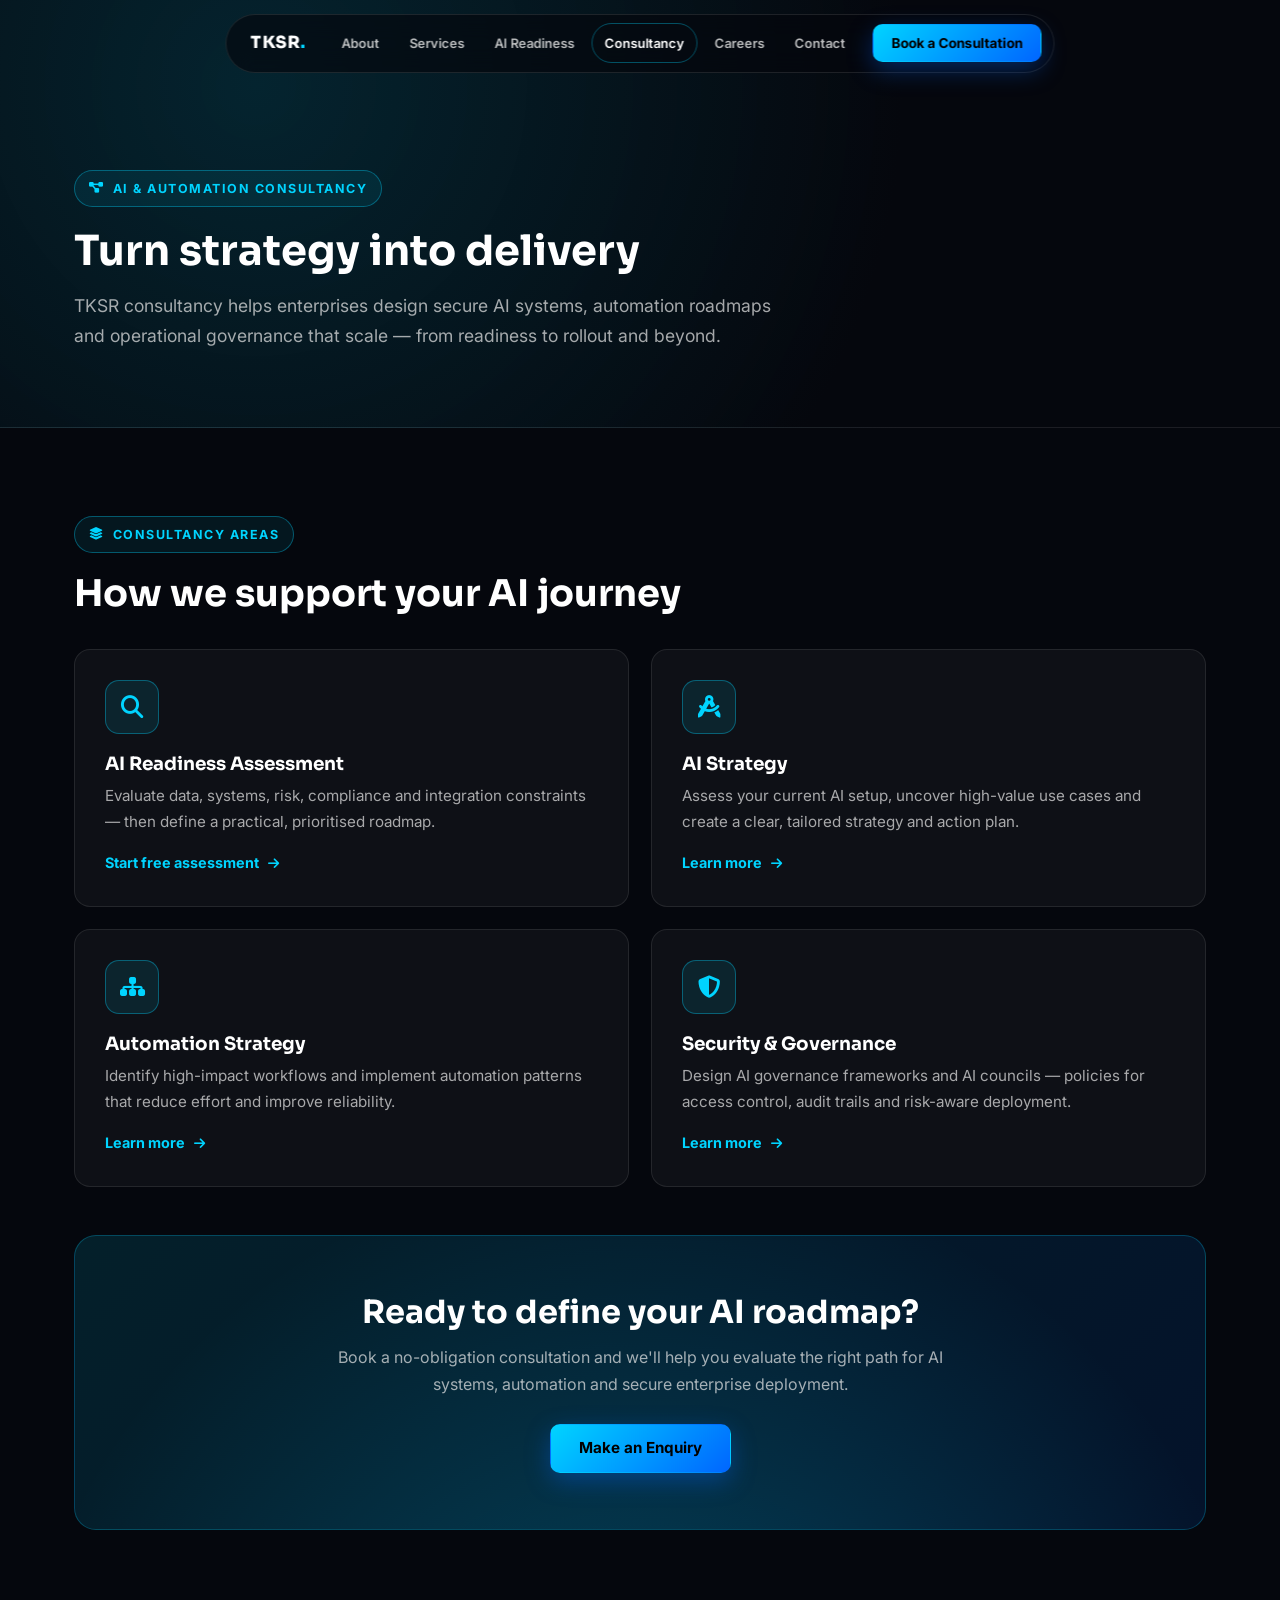
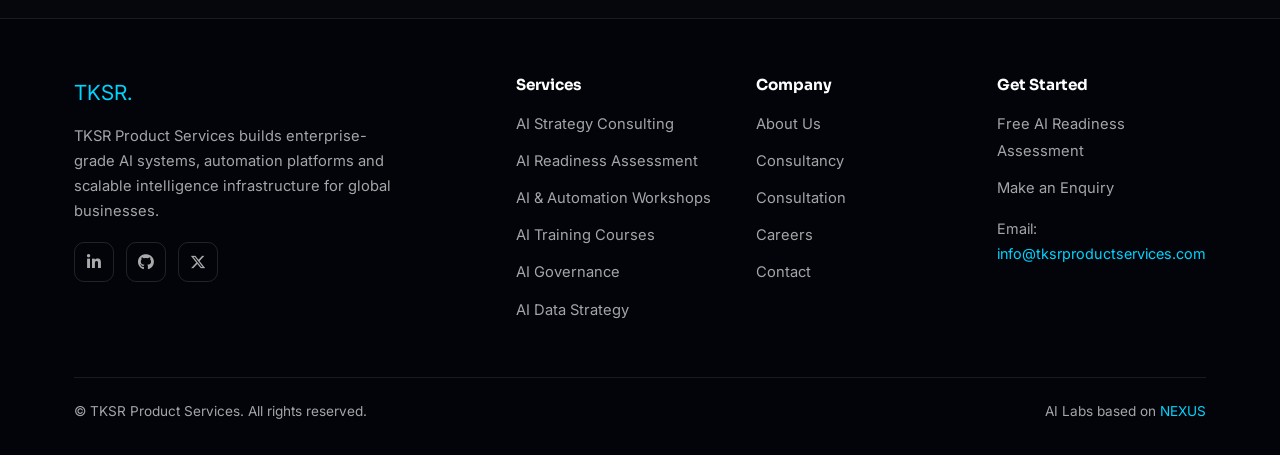
<file: consultancy.html>
<!DOCTYPE HTML>
<html lang="en">
<head>
    <meta charset="utf-8" />
    <meta name="viewport" content="width=device-width, initial-scale=1" />
    <title>Consultancy | TKSR Product Services</title>
    <meta name="description" content="TKSR AI & automation consultancy helps enterprises design secure AI systems, automation roadmaps and operational governance that scale." />

    <link rel="preconnect" href="https://fonts.googleapis.com" />
    <link rel="preconnect" href="https://fonts.gstatic.com" crossorigin />
    <link href="https://fonts.googleapis.com/css2?family=Inter:wght@400;500;600;700;800&family=Sora:wght@600;700;800&display=swap" rel="stylesheet" />
    <link rel="stylesheet" href="https://cdnjs.cloudflare.com/ajax/libs/font-awesome/6.5.1/css/all.min.css" />
    <link rel="stylesheet" href="assets/css/tksr.css" />
</head>
<body>

<!-- ================= NAV ================= -->
<nav class="nav" aria-label="Primary navigation">
    <a href="index.html" class="logo">TKSR<span>.</span></a>
    <div class="nav-links">
        <a href="about-us.html">About</a>
        <a href="services.html">Services</a>
        <a href="ai-readiness-quiz.html">AI Readiness</a>
        <a href="consultancy.html" class="active">Consultancy</a>
        <a href="current-jobs.html">Careers</a>
        <a href="contact-us.html">Contact</a>
    </div>
    <a href="consultation.html" class="btn btn-primary btn-sm nav-cta">Book a Consultation</a>
</nav>

<!-- ================= PAGE HERO ================= -->
<header class="page-hero">
    <div class="container">
        <span class="eyebrow"><i class="fa-solid fa-diagram-project"></i> AI &amp; Automation Consultancy</span>
        <h1>Turn strategy into delivery</h1>
        <p>
            TKSR consultancy helps enterprises design secure AI systems, automation roadmaps and
            operational governance that scale — from readiness to rollout and beyond.
        </p>
    </div>
</header>

<!-- ================= SERVICES ================= -->
<section class="section">
    <div class="container">
        <span class="eyebrow"><i class="fa-solid fa-layer-group"></i> Consultancy Areas</span>
        <h2 class="section-title">How we support your AI journey</h2>

        <div class="grid grid-2 mt-3">
            <article class="card">
                <div class="icon"><i class="fa-solid fa-magnifying-glass"></i></div>
                <h3>AI Readiness Assessment</h3>
                <p>Evaluate data, systems, risk, compliance and integration constraints — then define a practical, prioritised roadmap.</p>
                <a href="ai-readiness-quiz.html" class="link">Start free assessment <i class="fa-solid fa-arrow-right"></i></a>
            </article>
            <article class="card">
                <div class="icon"><i class="fa-solid fa-compass-drafting"></i></div>
                <h3>AI Strategy</h3>
                <p>Assess your current AI setup, uncover high-value use cases and create a clear, tailored strategy and action plan.</p>
                <a href="services.html#strategy" class="link">Learn more <i class="fa-solid fa-arrow-right"></i></a>
            </article>
            <article class="card">
                <div class="icon"><i class="fa-solid fa-sitemap"></i></div>
                <h3>Automation Strategy</h3>
                <p>Identify high-impact workflows and implement automation patterns that reduce effort and improve reliability.</p>
                <a href="services.html#workshops" class="link">Learn more <i class="fa-solid fa-arrow-right"></i></a>
            </article>
            <article class="card">
                <div class="icon"><i class="fa-solid fa-shield-halved"></i></div>
                <h3>Security &amp; Governance</h3>
                <p>Design AI governance frameworks and AI councils — policies for access control, audit trails and risk-aware deployment.</p>
                <a href="services.html#governance" class="link">Learn more <i class="fa-solid fa-arrow-right"></i></a>
            </article>
        </div>

        <div class="cta-band mt-4">
            <h2>Ready to define your AI roadmap?</h2>
            <p>Book a no-obligation consultation and we'll help you evaluate the right path for AI systems, automation and secure enterprise deployment.</p>
            <a href="contact-us.html" class="btn btn-primary">Make an Enquiry</a>
        </div>
    </div>
</section>

<!-- ================= FOOTER ================= -->
<footer class="footer">
    <div class="container">
        <div class="footer-grid">
            <div class="brand">
                <a href="index.html" class="logo" style="font-size:1.3rem;">TKSR<span style="color:var(--accent);">.</span></a>
                <p style="margin-top:14px;">
                    TKSR Product Services builds enterprise-grade AI systems, automation
                    platforms and scalable intelligence infrastructure for global businesses.
                </p>
                <div class="social">
                    <a href="#" aria-label="LinkedIn"><i class="fab fa-linkedin-in"></i></a>
                    <a href="#" aria-label="GitHub"><i class="fab fa-github"></i></a>
                    <a href="#" aria-label="X"><i class="fab fa-x-twitter"></i></a>
                </div>
            </div>
            <div>
                <h4>Services</h4>
                <ul>
                    <li><a href="services.html#strategy">AI Strategy Consulting</a></li>
                    <li><a href="services.html#readiness">AI Readiness Assessment</a></li>
                    <li><a href="services.html#workshops">AI &amp; Automation Workshops</a></li>
                    <li><a href="services.html#training">AI Training Courses</a></li>
                    <li><a href="services.html#governance">AI Governance</a></li>
                    <li><a href="services.html#data">AI Data Strategy</a></li>
                </ul>
            </div>
            <div>
                <h4>Company</h4>
                <ul>
                    <li><a href="about-us.html">About Us</a></li>
                    <li><a href="consultancy.html">Consultancy</a></li>
                    <li><a href="consultation.html">Consultation</a></li>
                    <li><a href="current-jobs.html">Careers</a></li>
                    <li><a href="contact-us.html">Contact</a></li>
                </ul>
            </div>
            <div>
                <h4>Get Started</h4>
                <ul>
                    <li><a href="ai-readiness-quiz.html">Free AI Readiness Assessment</a></li>
                    <li><a href="contact-us.html">Make an Enquiry</a></li>
                </ul>
                <p style="font-size:0.9rem; margin-top:16px;">Email: <a href="mailto:info@tksrproductservices.com">info@tksrproductservices.com</a></p>
            </div>
        </div>
        <div class="bottom">
            <span>&copy; TKSR Product Services. All rights reserved.</span>
            <span>AI Labs based on <a href="http://tksrglobaltrade.com">NEXUS</a></span>
        </div>
    </div>
</footer>

</body>
</html>
</file>
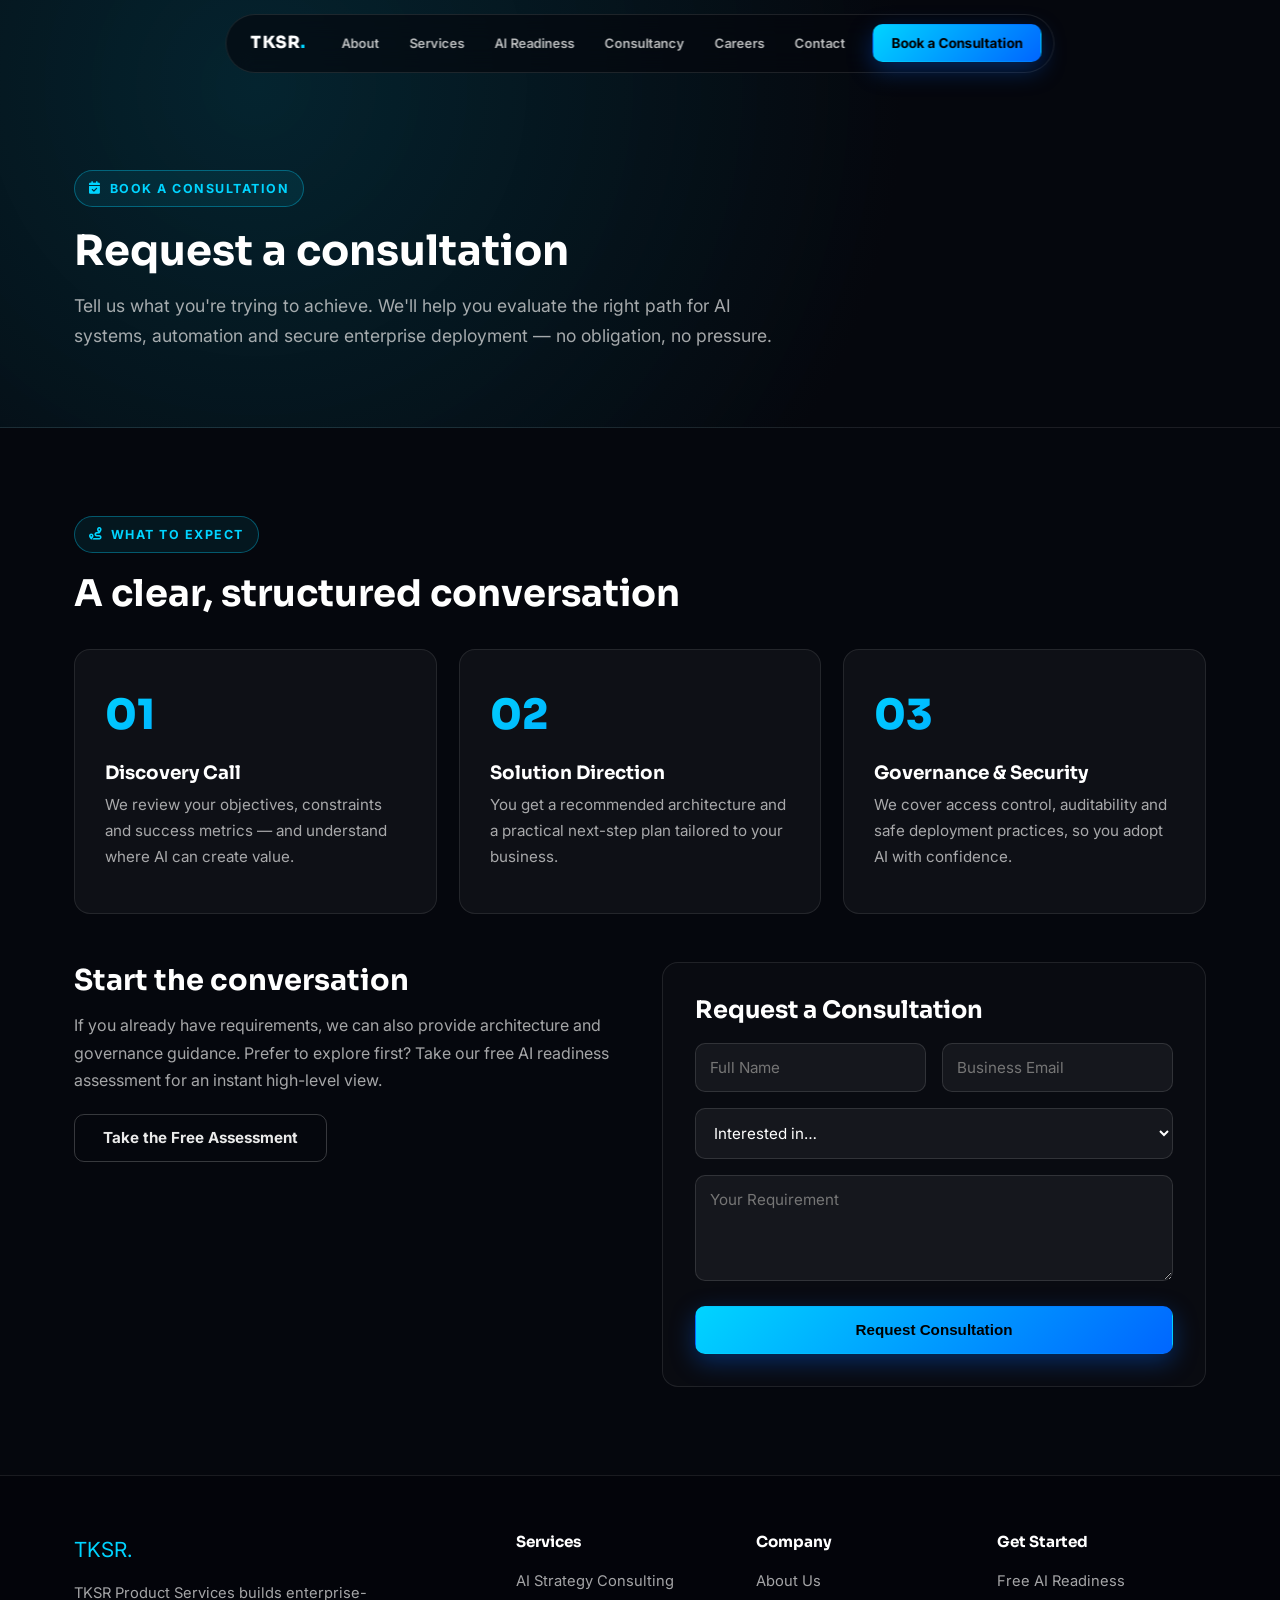
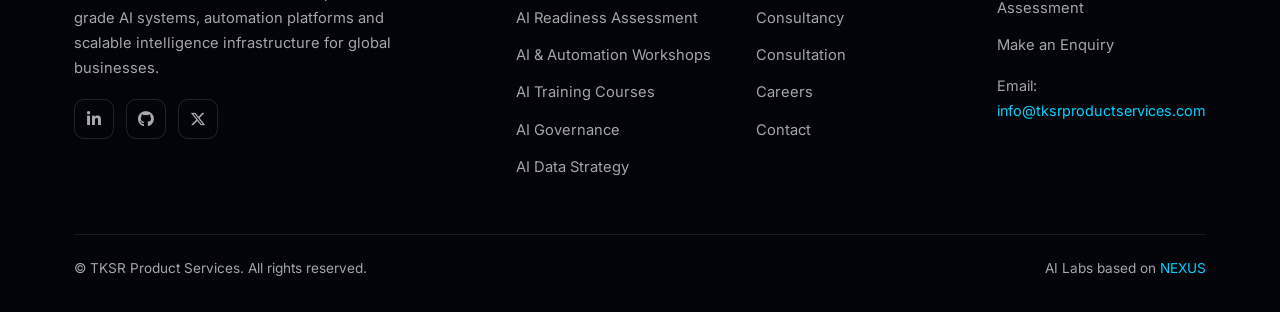
<file: consultation.html>
<!DOCTYPE HTML>
<html lang="en">
<head>
    <meta charset="utf-8" />
    <meta name="viewport" content="width=device-width, initial-scale=1" />
    <title>Consultation | TKSR Product Services</title>
    <meta name="description" content="Request a consultation with TKSR. We'll help you evaluate the right path for AI systems, automation and secure enterprise deployment." />

    <link rel="preconnect" href="https://fonts.googleapis.com" />
    <link rel="preconnect" href="https://fonts.gstatic.com" crossorigin />
    <link href="https://fonts.googleapis.com/css2?family=Inter:wght@400;500;600;700;800&family=Sora:wght@600;700;800&display=swap" rel="stylesheet" />
    <link rel="stylesheet" href="https://cdnjs.cloudflare.com/ajax/libs/font-awesome/6.5.1/css/all.min.css" />
    <link rel="stylesheet" href="assets/css/tksr.css" />
</head>
<body>

<!-- ================= NAV ================= -->
<nav class="nav" aria-label="Primary navigation">
    <a href="index.html" class="logo">TKSR<span>.</span></a>
    <div class="nav-links">
        <a href="about-us.html">About</a>
        <a href="services.html">Services</a>
        <a href="ai-readiness-quiz.html">AI Readiness</a>
        <a href="consultancy.html">Consultancy</a>
        <a href="current-jobs.html">Careers</a>
        <a href="contact-us.html">Contact</a>
    </div>
    <a href="consultation.html" class="btn btn-primary btn-sm nav-cta">Book a Consultation</a>
</nav>

<!-- ================= PAGE HERO ================= -->
<header class="page-hero">
    <div class="container">
        <span class="eyebrow"><i class="fa-solid fa-calendar-check"></i> Book a Consultation</span>
        <h1>Request a consultation</h1>
        <p>
            Tell us what you're trying to achieve. We'll help you evaluate the right path for
            AI systems, automation and secure enterprise deployment — no obligation, no pressure.
        </p>
    </div>
</header>

<!-- ================= STEPS ================= -->
<section class="section">
    <div class="container">
        <span class="eyebrow"><i class="fa-solid fa-route"></i> What to Expect</span>
        <h2 class="section-title">A clear, structured conversation</h2>

        <div class="grid grid-3 mt-3">
            <article class="card">
                <span class="step-num">01</span>
                <h3>Discovery Call</h3>
                <p>We review your objectives, constraints and success metrics — and understand where AI can create value.</p>
            </article>
            <article class="card">
                <span class="step-num">02</span>
                <h3>Solution Direction</h3>
                <p>You get a recommended architecture and a practical next-step plan tailored to your business.</p>
            </article>
            <article class="card">
                <span class="step-num">03</span>
                <h3>Governance &amp; Security</h3>
                <p>We cover access control, auditability and safe deployment practices, so you adopt AI with confidence.</p>
            </article>
        </div>

        <div class="split mt-4" style="align-items:start;">
            <div>
                <h2 class="section-title" style="font-size:1.8rem;">Start the conversation</h2>
                <p>
                    If you already have requirements, we can also provide architecture and
                    governance guidance. Prefer to explore first? Take our free AI readiness
                    assessment for an instant high-level view.
                </p>
                <div class="mt-2">
                    <a href="ai-readiness-quiz.html" class="btn btn-ghost">Take the Free Assessment</a>
                </div>
            </div>
            <div class="form-card">
                <h2>Request a Consultation</h2>
                <form action="https://formspree.io/f/mdabrpdj" method="POST">
                    <div class="form-row">
                        <div class="form-group">
                            <input type="text" name="name" placeholder="Full Name" required />
                        </div>
                        <div class="form-group">
                            <input type="email" name="email" placeholder="Business Email" required />
                        </div>
                    </div>
                    <div class="form-group">
                        <select name="service">
                            <option value="" selected disabled>Interested in…</option>
                            <option>AI Strategy Consulting</option>
                            <option>AI Readiness Assessment</option>
                            <option>AI &amp; Automation Workshops</option>
                            <option>AI Training Courses</option>
                            <option>AI Governance &amp; Council Development</option>
                            <option>AI Data Strategy</option>
                            <option>General Enquiry</option>
                        </select>
                    </div>
                    <div class="form-group">
                        <textarea name="message" rows="4" placeholder="Your Requirement"></textarea>
                    </div>
                    <button type="submit" class="btn btn-primary btn-block">Request Consultation</button>
                </form>
            </div>
        </div>
    </div>
</section>

<!-- ================= FOOTER ================= -->
<footer class="footer">
    <div class="container">
        <div class="footer-grid">
            <div class="brand">
                <a href="index.html" class="logo" style="font-size:1.3rem;">TKSR<span style="color:var(--accent);">.</span></a>
                <p style="margin-top:14px;">
                    TKSR Product Services builds enterprise-grade AI systems, automation
                    platforms and scalable intelligence infrastructure for global businesses.
                </p>
                <div class="social">
                    <a href="#" aria-label="LinkedIn"><i class="fab fa-linkedin-in"></i></a>
                    <a href="#" aria-label="GitHub"><i class="fab fa-github"></i></a>
                    <a href="#" aria-label="X"><i class="fab fa-x-twitter"></i></a>
                </div>
            </div>
            <div>
                <h4>Services</h4>
                <ul>
                    <li><a href="services.html#strategy">AI Strategy Consulting</a></li>
                    <li><a href="services.html#readiness">AI Readiness Assessment</a></li>
                    <li><a href="services.html#workshops">AI &amp; Automation Workshops</a></li>
                    <li><a href="services.html#training">AI Training Courses</a></li>
                    <li><a href="services.html#governance">AI Governance</a></li>
                    <li><a href="services.html#data">AI Data Strategy</a></li>
                </ul>
            </div>
            <div>
                <h4>Company</h4>
                <ul>
                    <li><a href="about-us.html">About Us</a></li>
                    <li><a href="consultancy.html">Consultancy</a></li>
                    <li><a href="consultation.html">Consultation</a></li>
                    <li><a href="current-jobs.html">Careers</a></li>
                    <li><a href="contact-us.html">Contact</a></li>
                </ul>
            </div>
            <div>
                <h4>Get Started</h4>
                <ul>
                    <li><a href="ai-readiness-quiz.html">Free AI Readiness Assessment</a></li>
                    <li><a href="contact-us.html">Make an Enquiry</a></li>
                </ul>
                <p style="font-size:0.9rem; margin-top:16px;">Email: <a href="mailto:info@tksrproductservices.com">info@tksrproductservices.com</a></p>
            </div>
        </div>
        <div class="bottom">
            <span>&copy; TKSR Product Services. All rights reserved.</span>
            <span>AI Labs based on <a href="http://tksrglobaltrade.com">NEXUS</a></span>
        </div>
    </div>
</footer>

</body>
</html>
</file>
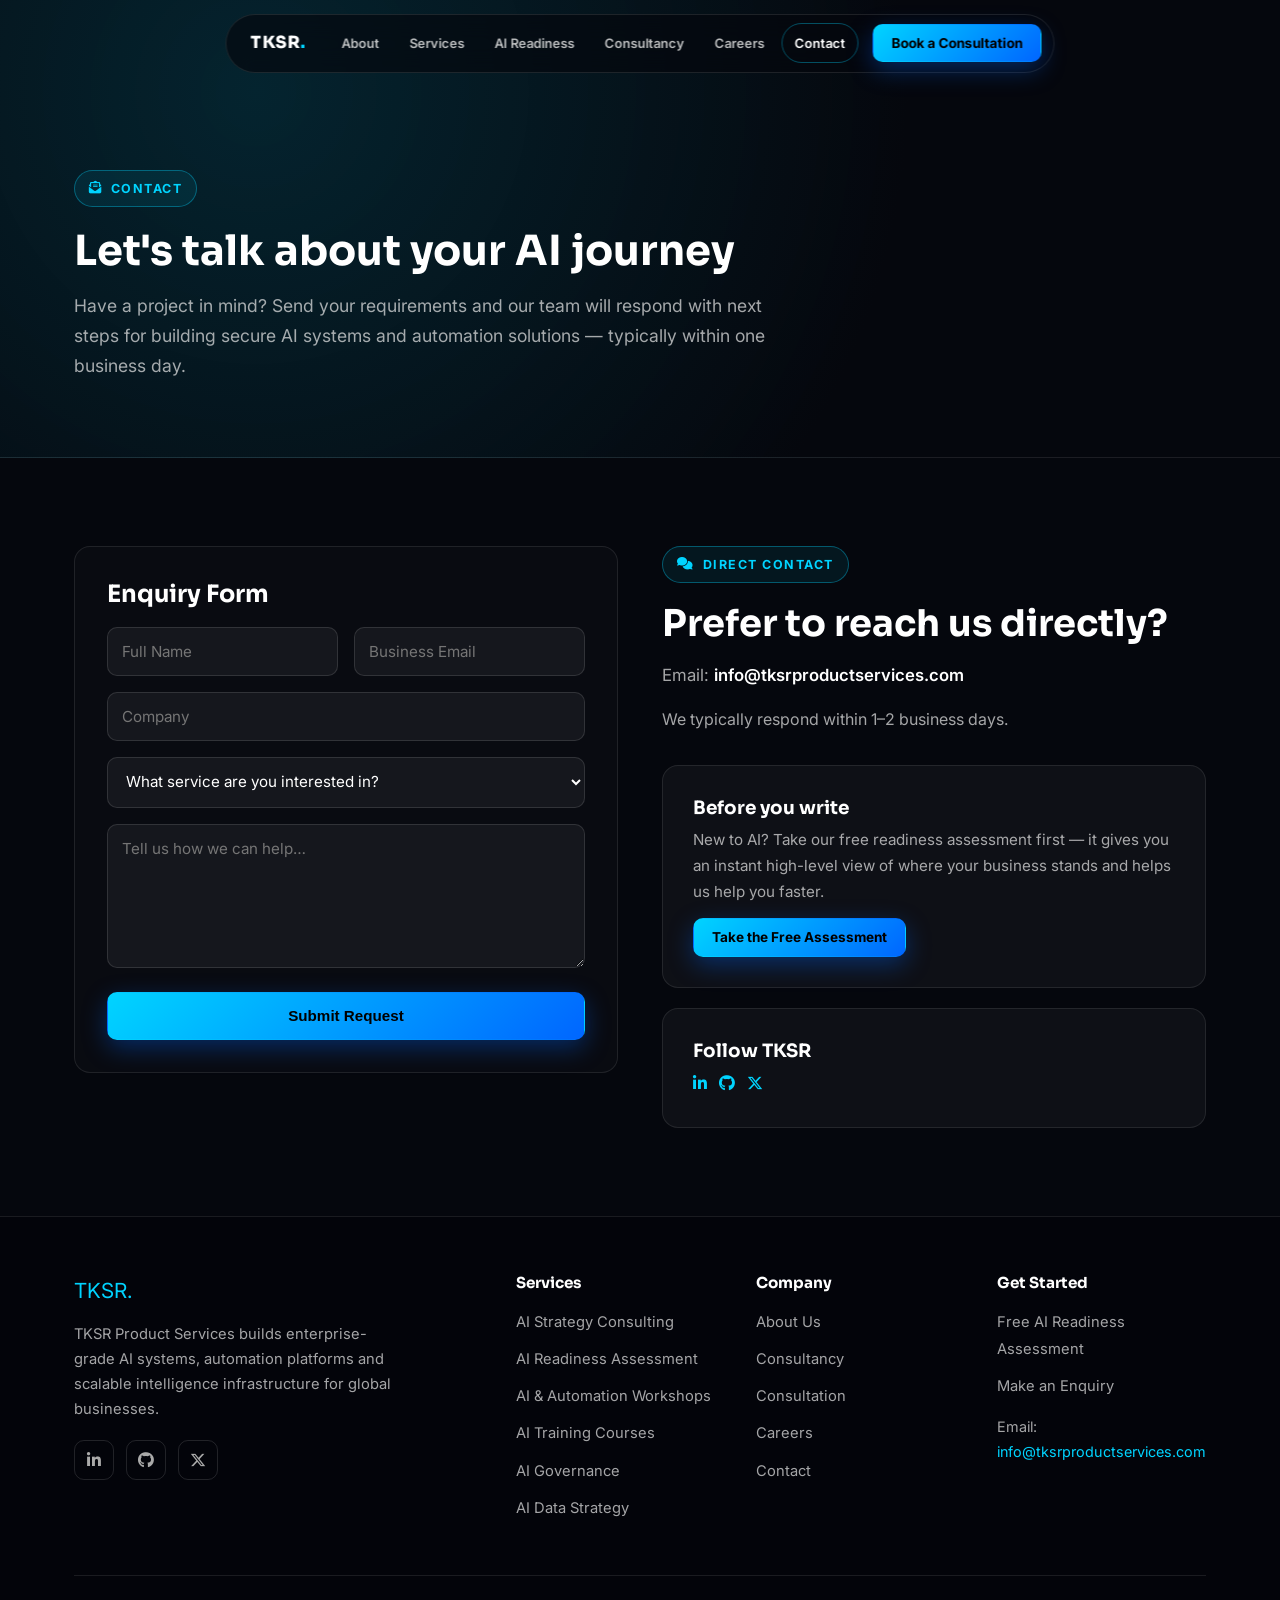
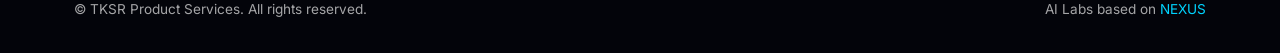
<file: contact-us.html>
<!DOCTYPE HTML>
<html lang="en">
<head>
    <meta charset="utf-8" />
    <meta name="viewport" content="width=device-width, initial-scale=1" />
    <title>Contact Us | TKSR Product Services</title>
    <meta name="description" content="Contact TKSR Product Services. Have a project in mind? Send your requirements and our team will respond with next steps for building secure AI systems and automation solutions." />

    <link rel="preconnect" href="https://fonts.googleapis.com" />
    <link rel="preconnect" href="https://fonts.gstatic.com" crossorigin />
    <link href="https://fonts.googleapis.com/css2?family=Inter:wght@400;500;600;700;800&family=Sora:wght@600;700;800&display=swap" rel="stylesheet" />
    <link rel="stylesheet" href="https://cdnjs.cloudflare.com/ajax/libs/font-awesome/6.5.1/css/all.min.css" />
    <link rel="stylesheet" href="assets/css/tksr.css" />
</head>
<body>

<!-- ================= NAV ================= -->
<nav class="nav" aria-label="Primary navigation">
    <a href="index.html" class="logo">TKSR<span>.</span></a>
    <div class="nav-links">
        <a href="about-us.html">About</a>
        <a href="services.html">Services</a>
        <a href="ai-readiness-quiz.html">AI Readiness</a>
        <a href="consultancy.html">Consultancy</a>
        <a href="current-jobs.html">Careers</a>
        <a href="contact-us.html" class="active">Contact</a>
    </div>
    <a href="consultation.html" class="btn btn-primary btn-sm nav-cta">Book a Consultation</a>
</nav>

<!-- ================= PAGE HERO ================= -->
<header class="page-hero">
    <div class="container">
        <span class="eyebrow"><i class="fa-solid fa-envelope-open-text"></i> Contact</span>
        <h1>Let's talk about your AI journey</h1>
        <p>
            Have a project in mind? Send your requirements and our team will respond with next
            steps for building secure AI systems and automation solutions — typically within
            one business day.
        </p>
    </div>
</header>

<!-- ================= CONTACT ================= -->
<section class="section">
    <div class="container">
        <div class="split">
            <div class="form-card">
                <h2>Enquiry Form</h2>
                <form action="https://formspree.io/f/mdabrpdj" method="POST">
                    <div class="form-row">
                        <div class="form-group">
                            <input type="text" name="name" placeholder="Full Name" required />
                        </div>
                        <div class="form-group">
                            <input type="email" name="email" placeholder="Business Email" required />
                        </div>
                    </div>
                    <div class="form-group">
                        <input type="text" name="company" placeholder="Company" />
                    </div>
                    <div class="form-group">
                        <select name="service" required>
                            <option value="" selected disabled>What service are you interested in?</option>
                            <option>AI Strategy Consulting</option>
                            <option>AI Readiness Assessment</option>
                            <option>AI &amp; Automation Workshops</option>
                            <option>AI Training Courses</option>
                            <option>AI Governance &amp; Council Development</option>
                            <option>AI Data Strategy</option>
                            <option>General Enquiry</option>
                            <option>Careers</option>
                        </select>
                    </div>
                    <div class="form-group">
                        <textarea name="message" rows="6" placeholder="Tell us how we can help…" required></textarea>
                    </div>
                    <button type="submit" class="btn btn-primary btn-block">Submit Request</button>
                </form>
            </div>

            <div>
                <span class="eyebrow"><i class="fa-solid fa-comments"></i> Direct Contact</span>
                <h2 class="section-title">Prefer to reach us directly?</h2>
                <p style="font-size:1.05rem;">Email: <a href="mailto:info@tksrproductservices.com" style="color:#fff; font-weight:600;">info@tksrproductservices.com</a></p>
                <p>We typically respond within 1–2 business days.</p>

                <div class="card mt-3">
                    <h3>Before you write</h3>
                    <p>New to AI? Take our free readiness assessment first — it gives you an instant high-level view of where your business stands and helps us help you faster.</p>
                    <a href="ai-readiness-quiz.html" class="btn btn-primary btn-sm">Take the Free Assessment</a>
                </div>

                <div class="card mt-2">
                    <h3>Follow TKSR</h3>
                    <div class="social" style="display:flex; gap:12px;">
                        <a href="#" aria-label="LinkedIn"><i class="fab fa-linkedin-in"></i></a>
                        <a href="#" aria-label="GitHub"><i class="fab fa-github"></i></a>
                        <a href="#" aria-label="X"><i class="fab fa-x-twitter"></i></a>
                    </div>
                </div>
            </div>
        </div>
    </div>
</section>

<!-- ================= FOOTER ================= -->
<footer class="footer">
    <div class="container">
        <div class="footer-grid">
            <div class="brand">
                <a href="index.html" class="logo" style="font-size:1.3rem;">TKSR<span style="color:var(--accent);">.</span></a>
                <p style="margin-top:14px;">
                    TKSR Product Services builds enterprise-grade AI systems, automation
                    platforms and scalable intelligence infrastructure for global businesses.
                </p>
                <div class="social">
                    <a href="#" aria-label="LinkedIn"><i class="fab fa-linkedin-in"></i></a>
                    <a href="#" aria-label="GitHub"><i class="fab fa-github"></i></a>
                    <a href="#" aria-label="X"><i class="fab fa-x-twitter"></i></a>
                </div>
            </div>
            <div>
                <h4>Services</h4>
                <ul>
                    <li><a href="services.html#strategy">AI Strategy Consulting</a></li>
                    <li><a href="services.html#readiness">AI Readiness Assessment</a></li>
                    <li><a href="services.html#workshops">AI &amp; Automation Workshops</a></li>
                    <li><a href="services.html#training">AI Training Courses</a></li>
                    <li><a href="services.html#governance">AI Governance</a></li>
                    <li><a href="services.html#data">AI Data Strategy</a></li>
                </ul>
            </div>
            <div>
                <h4>Company</h4>
                <ul>
                    <li><a href="about-us.html">About Us</a></li>
                    <li><a href="consultancy.html">Consultancy</a></li>
                    <li><a href="consultation.html">Consultation</a></li>
                    <li><a href="current-jobs.html">Careers</a></li>
                    <li><a href="contact-us.html">Contact</a></li>
                </ul>
            </div>
            <div>
                <h4>Get Started</h4>
                <ul>
                    <li><a href="ai-readiness-quiz.html">Free AI Readiness Assessment</a></li>
                    <li><a href="contact-us.html">Make an Enquiry</a></li>
                </ul>
                <p style="font-size:0.9rem; margin-top:16px;">Email: <a href="mailto:info@tksrproductservices.com">info@tksrproductservices.com</a></p>
            </div>
        </div>
        <div class="bottom">
            <span>&copy; TKSR Product Services. All rights reserved.</span>
            <span>AI Labs based on <a href="http://tksrglobaltrade.com">NEXUS</a></span>
        </div>
    </div>
</footer>

</body>
</html>
</file>
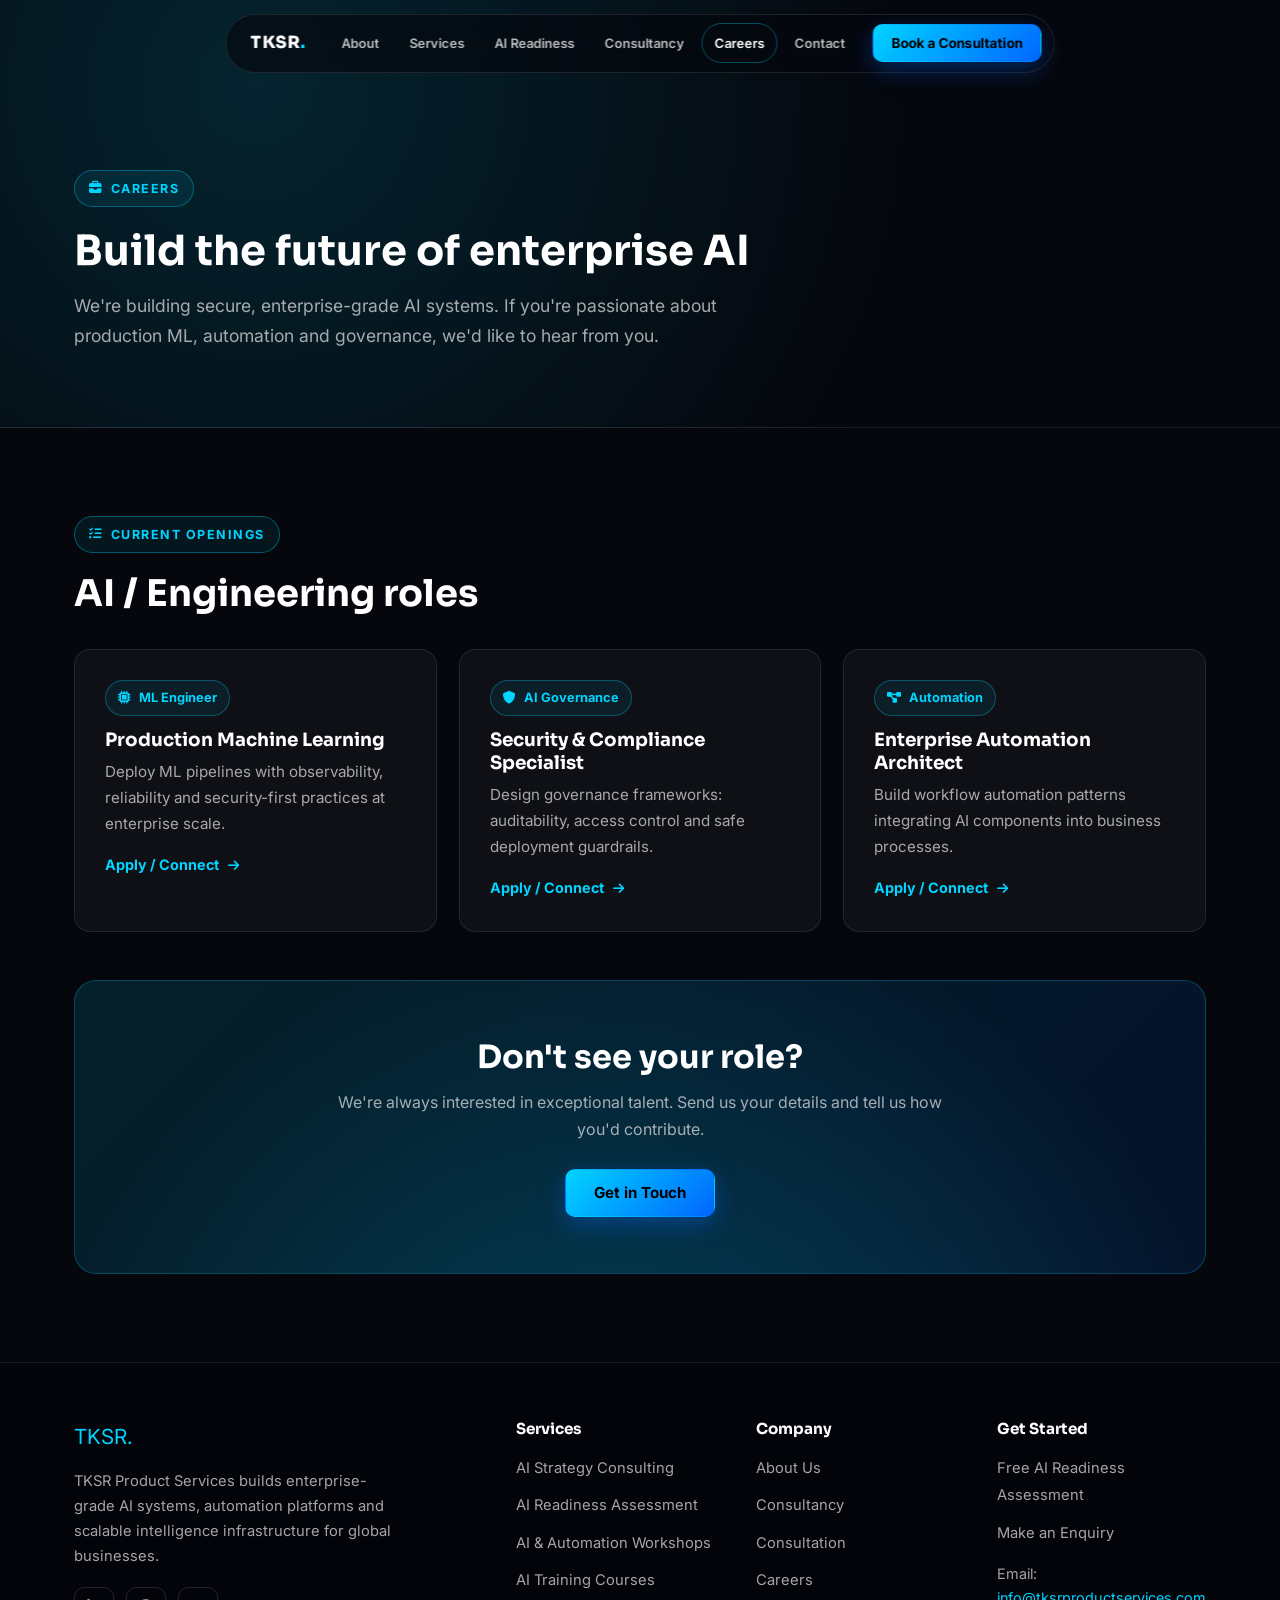
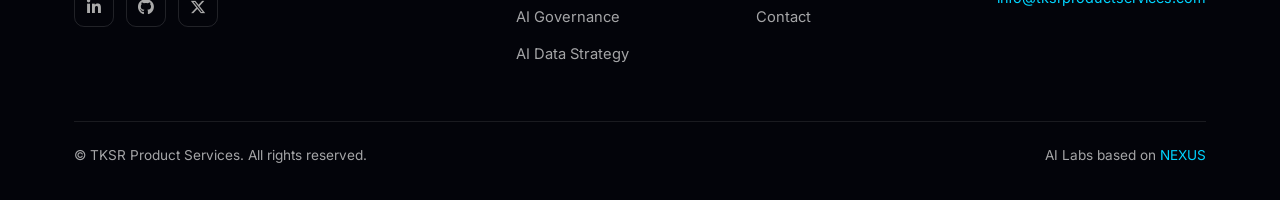
<file: current-jobs.html>
<!DOCTYPE HTML>
<html lang="en">
<head>
    <meta charset="utf-8" />
    <meta name="viewport" content="width=device-width, initial-scale=1" />
    <title>Careers | TKSR Product Services</title>
    <meta name="description" content="Join TKSR. We're building secure, enterprise-grade AI systems. Explore current openings in production ML, AI governance and enterprise automation." />

    <link rel="preconnect" href="https://fonts.googleapis.com" />
    <link rel="preconnect" href="https://fonts.gstatic.com" crossorigin />
    <link href="https://fonts.googleapis.com/css2?family=Inter:wght@400;500;600;700;800&family=Sora:wght@600;700;800&display=swap" rel="stylesheet" />
    <link rel="stylesheet" href="https://cdnjs.cloudflare.com/ajax/libs/font-awesome/6.5.1/css/all.min.css" />
    <link rel="stylesheet" href="assets/css/tksr.css" />
</head>
<body>

<!-- ================= NAV ================= -->
<nav class="nav" aria-label="Primary navigation">
    <a href="index.html" class="logo">TKSR<span>.</span></a>
    <div class="nav-links">
        <a href="about-us.html">About</a>
        <a href="services.html">Services</a>
        <a href="ai-readiness-quiz.html">AI Readiness</a>
        <a href="consultancy.html">Consultancy</a>
        <a href="current-jobs.html" class="active">Careers</a>
        <a href="contact-us.html">Contact</a>
    </div>
    <a href="consultation.html" class="btn btn-primary btn-sm nav-cta">Book a Consultation</a>
</nav>

<!-- ================= PAGE HERO ================= -->
<header class="page-hero">
    <div class="container">
        <span class="eyebrow"><i class="fa-solid fa-briefcase"></i> Careers</span>
        <h1>Build the future of enterprise AI</h1>
        <p>
            We're building secure, enterprise-grade AI systems. If you're passionate about
            production ML, automation and governance, we'd like to hear from you.
        </p>
    </div>
</header>

<!-- ================= JOBS ================= -->
<section class="section">
    <div class="container">
        <span class="eyebrow"><i class="fa-solid fa-list-check"></i> Current Openings</span>
        <h2 class="section-title">AI / Engineering roles</h2>

        <div class="grid grid-3 mt-3">
            <article class="card">
                <span class="badge"><i class="fa-solid fa-microchip" style="margin-right:8px;"></i>ML Engineer</span>
                <h3>Production Machine Learning</h3>
                <p>Deploy ML pipelines with observability, reliability and security-first practices at enterprise scale.</p>
                <a href="contact-us.html" class="link">Apply / Connect <i class="fa-solid fa-arrow-right"></i></a>
            </article>
            <article class="card">
                <span class="badge"><i class="fa-solid fa-shield" style="margin-right:8px;"></i>AI Governance</span>
                <h3>Security &amp; Compliance Specialist</h3>
                <p>Design governance frameworks: auditability, access control and safe deployment guardrails.</p>
                <a href="contact-us.html" class="link">Apply / Connect <i class="fa-solid fa-arrow-right"></i></a>
            </article>
            <article class="card">
                <span class="badge"><i class="fa-solid fa-diagram-project" style="margin-right:8px;"></i>Automation</span>
                <h3>Enterprise Automation Architect</h3>
                <p>Build workflow automation patterns integrating AI components into business processes.</p>
                <a href="contact-us.html" class="link">Apply / Connect <i class="fa-solid fa-arrow-right"></i></a>
            </article>
        </div>

        <div class="cta-band mt-4">
            <h2>Don't see your role?</h2>
            <p>We're always interested in exceptional talent. Send us your details and tell us how you'd contribute.</p>
            <a href="contact-us.html" class="btn btn-primary">Get in Touch</a>
        </div>
    </div>
</section>

<!-- ================= FOOTER ================= -->
<footer class="footer">
    <div class="container">
        <div class="footer-grid">
            <div class="brand">
                <a href="index.html" class="logo" style="font-size:1.3rem;">TKSR<span style="color:var(--accent);">.</span></a>
                <p style="margin-top:14px;">
                    TKSR Product Services builds enterprise-grade AI systems, automation
                    platforms and scalable intelligence infrastructure for global businesses.
                </p>
                <div class="social">
                    <a href="#" aria-label="LinkedIn"><i class="fab fa-linkedin-in"></i></a>
                    <a href="#" aria-label="GitHub"><i class="fab fa-github"></i></a>
                    <a href="#" aria-label="X"><i class="fab fa-x-twitter"></i></a>
                </div>
            </div>
            <div>
                <h4>Services</h4>
                <ul>
                    <li><a href="services.html#strategy">AI Strategy Consulting</a></li>
                    <li><a href="services.html#readiness">AI Readiness Assessment</a></li>
                    <li><a href="services.html#workshops">AI &amp; Automation Workshops</a></li>
                    <li><a href="services.html#training">AI Training Courses</a></li>
                    <li><a href="services.html#governance">AI Governance</a></li>
                    <li><a href="services.html#data">AI Data Strategy</a></li>
                </ul>
            </div>
            <div>
                <h4>Company</h4>
                <ul>
                    <li><a href="about-us.html">About Us</a></li>
                    <li><a href="consultancy.html">Consultancy</a></li>
                    <li><a href="consultation.html">Consultation</a></li>
                    <li><a href="current-jobs.html">Careers</a></li>
                    <li><a href="contact-us.html">Contact</a></li>
                </ul>
            </div>
            <div>
                <h4>Get Started</h4>
                <ul>
                    <li><a href="ai-readiness-quiz.html">Free AI Readiness Assessment</a></li>
                    <li><a href="contact-us.html">Make an Enquiry</a></li>
                </ul>
                <p style="font-size:0.9rem; margin-top:16px;">Email: <a href="mailto:info@tksrproductservices.com">info@tksrproductservices.com</a></p>
            </div>
        </div>
        <div class="bottom">
            <span>&copy; TKSR Product Services. All rights reserved.</span>
            <span>AI Labs based on <a href="http://tksrglobaltrade.com">NEXUS</a></span>
        </div>
    </div>
</footer>

</body>
</html>
</file>
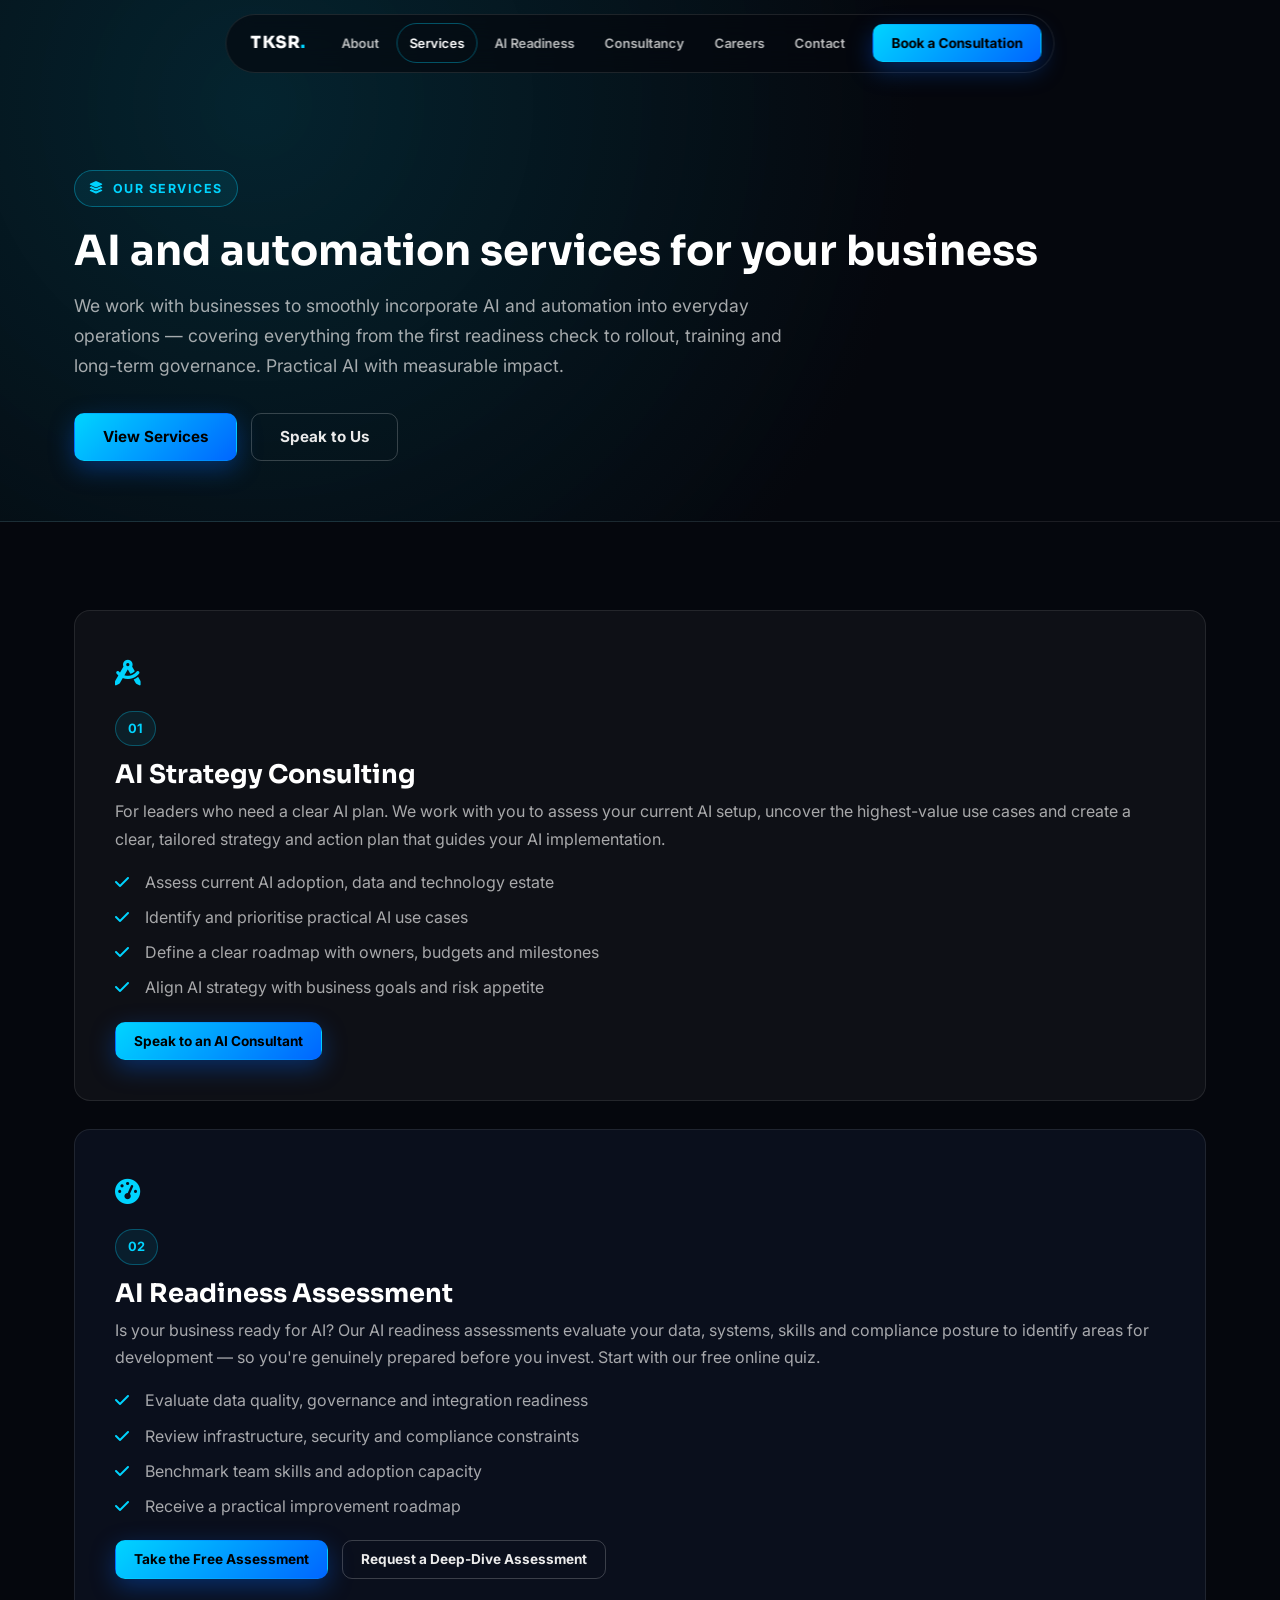
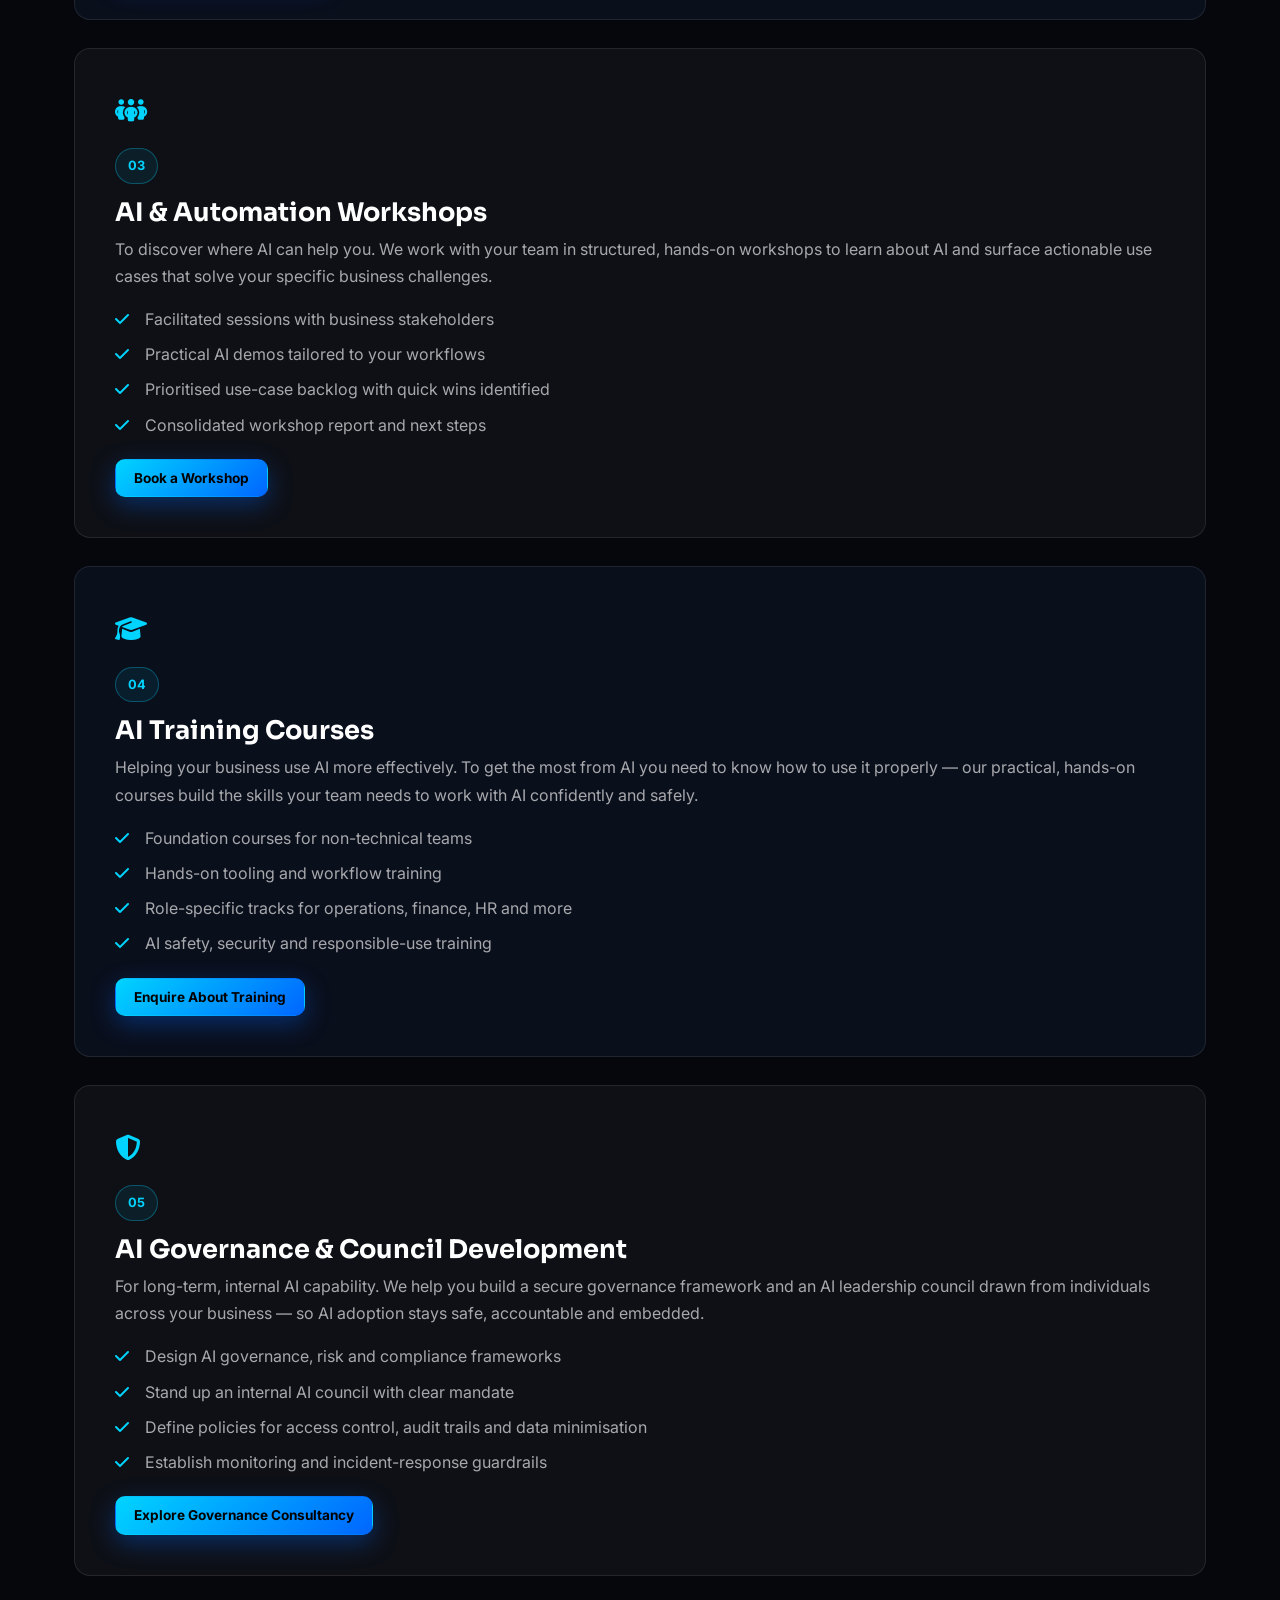
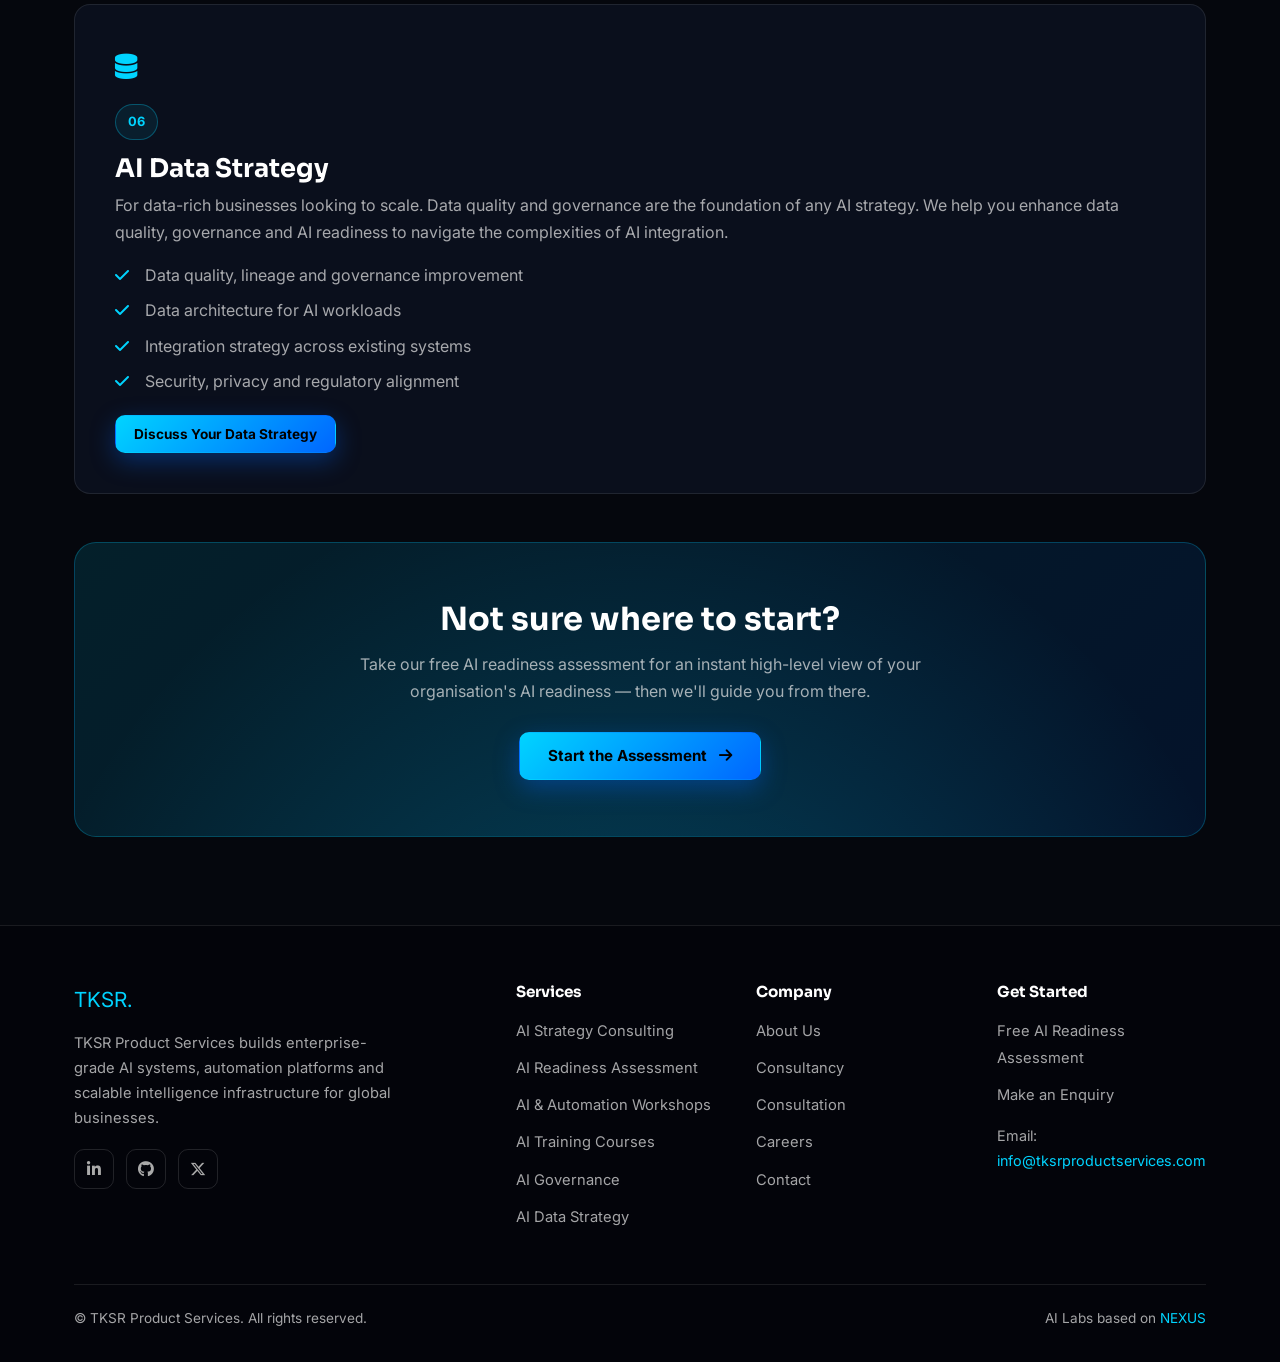
<file: products.html>
<!DOCTYPE HTML>
<html lang="en">
<head>
    <meta charset="utf-8" />
    <meta http-equiv="refresh" content="0; url=services.html" />
    <meta name="viewport" content="width=device-width, initial-scale=1" />
    <title>Products &amp; Services | TKSR Product Services</title>
    <link rel="canonical" href="services.html" />
    <style>
        body { background: #05070d; color: #eaeaea; font-family: "Inter", system-ui, sans-serif; display: flex; align-items: center; justify-content: center; min-height: 100vh; margin: 0; text-align: center; }
        a { color: #00d4ff; }
    </style>
</head>
<body>
    <p>Redirecting to <a href="services.html">TKSR Products &amp; Services</a>…</p>
</body>
</html>
</file>
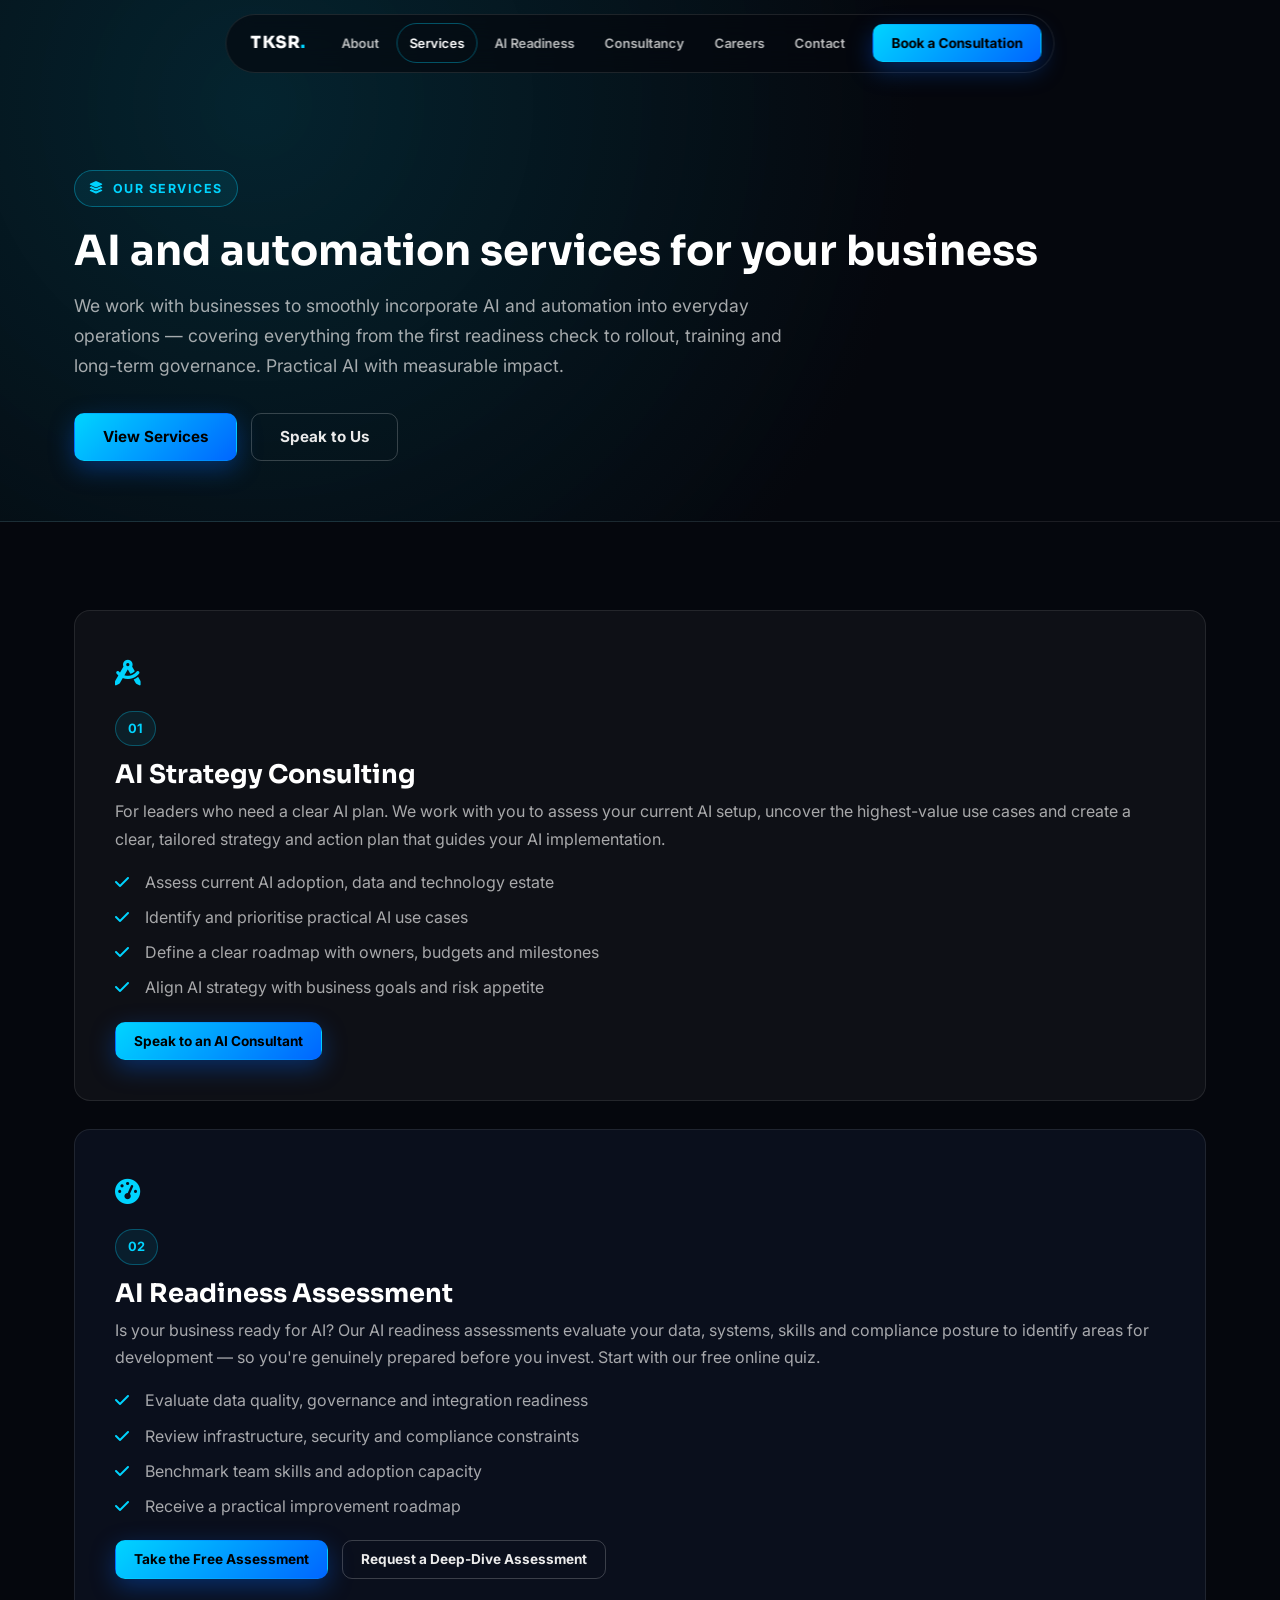
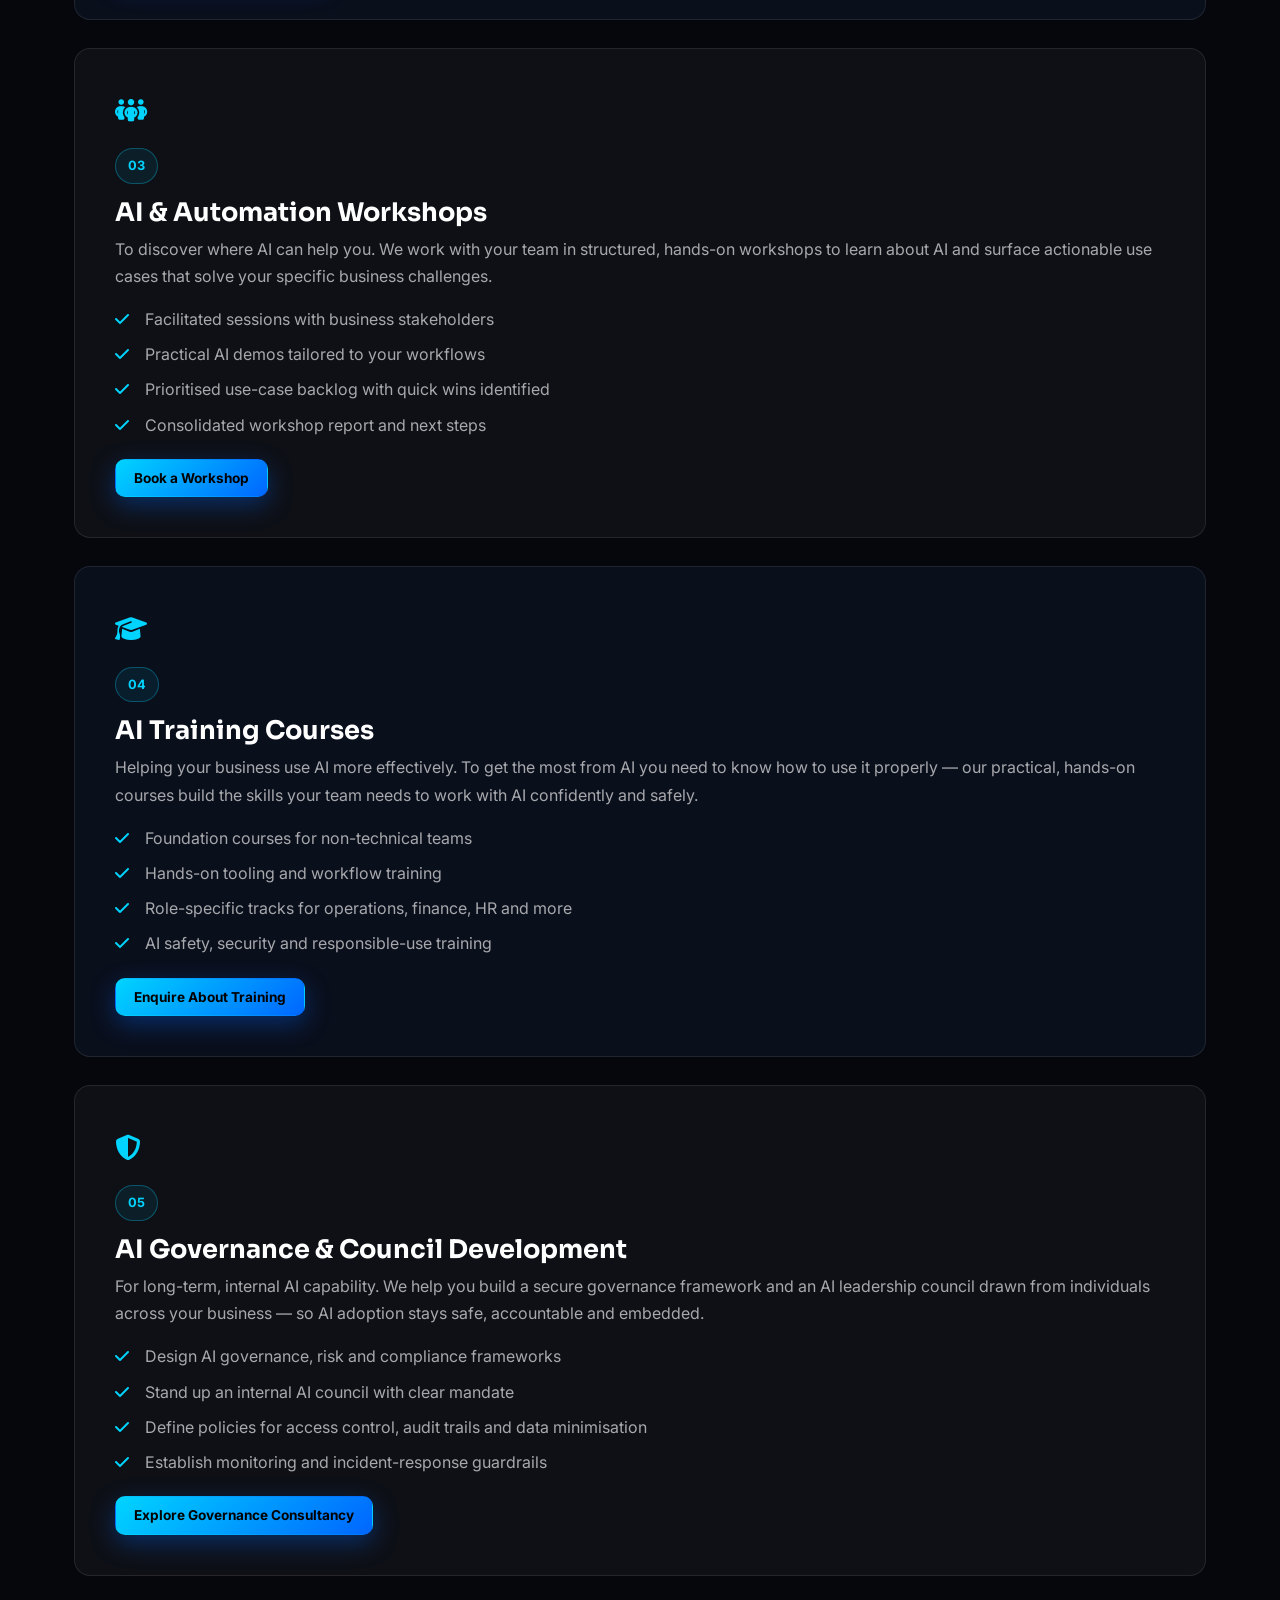
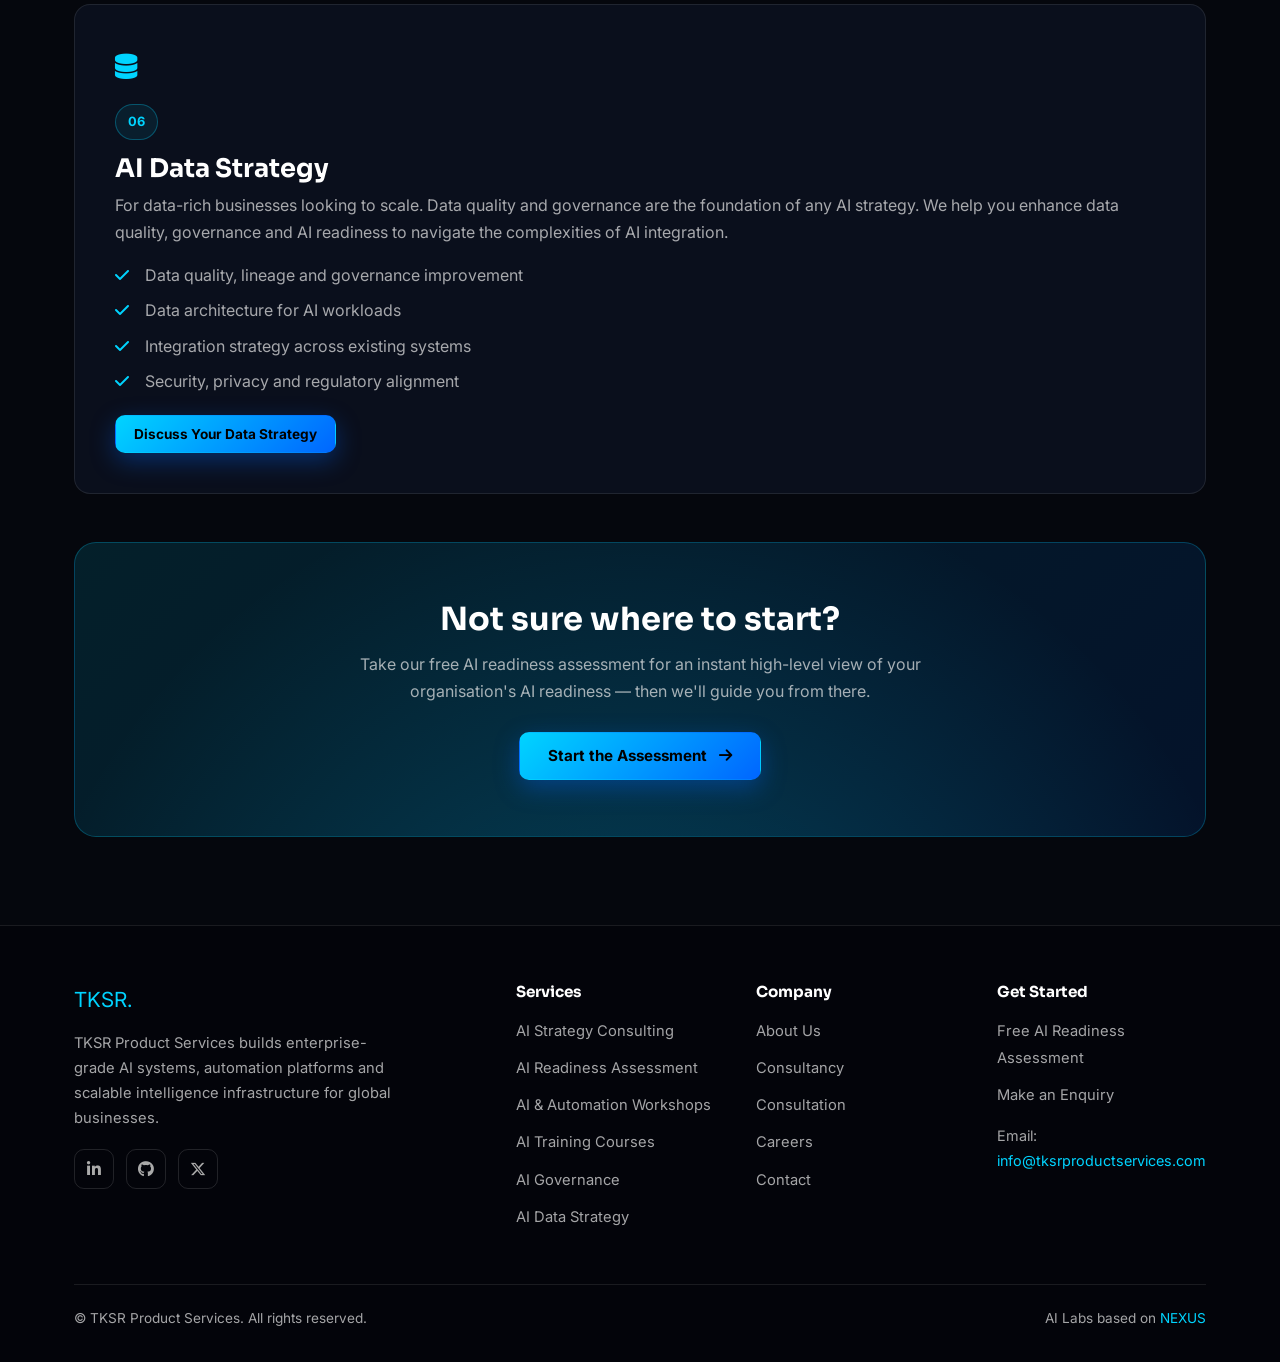
<file: services.html>
<!DOCTYPE HTML>
<html lang="en">
<head>
    <meta charset="utf-8" />
    <meta name="viewport" content="width=device-width, initial-scale=1" />
    <title>AI Services | TKSR Product Services</title>
    <meta name="description" content="TKSR AI and automation services: AI strategy consulting, AI readiness assessment, AI & automation workshops, AI training courses, AI governance & council development, and AI data strategy." />

    <link rel="preconnect" href="https://fonts.googleapis.com" />
    <link rel="preconnect" href="https://fonts.gstatic.com" crossorigin />
    <link href="https://fonts.googleapis.com/css2?family=Inter:wght@400;500;600;700;800&family=Sora:wght@600;700;800&display=swap" rel="stylesheet" />
    <link rel="stylesheet" href="https://cdnjs.cloudflare.com/ajax/libs/font-awesome/6.5.1/css/all.min.css" />
    <link rel="stylesheet" href="assets/css/tksr.css" />
    <style>
        .service-block { border-radius: var(--radius); border: 1px solid var(--border); background: var(--bg-card); padding: 40px; margin-bottom: 28px; }
        .service-block:nth-child(even) { background: var(--bg-soft); }
        .service-block h2 { font-size: 1.6rem; margin-bottom: 8px; }
        .service-block .icon-big { font-size: 1.6rem; color: var(--accent); margin-bottom: 16px; }
    </style>
</head>
<body>

<!-- ================= NAV ================= -->
<nav class="nav" aria-label="Primary navigation">
    <a href="index.html" class="logo">TKSR<span>.</span></a>
    <div class="nav-links">
        <a href="about-us.html">About</a>
        <a href="services.html" class="active">Services</a>
        <a href="ai-readiness-quiz.html">AI Readiness</a>
        <a href="consultancy.html">Consultancy</a>
        <a href="current-jobs.html">Careers</a>
        <a href="contact-us.html">Contact</a>
    </div>
    <a href="consultation.html" class="btn btn-primary btn-sm nav-cta">Book a Consultation</a>
</nav>

<!-- ================= PAGE HERO ================= -->
<header class="page-hero">
    <div class="container">
        <span class="eyebrow"><i class="fa-solid fa-layer-group"></i> Our Services</span>
        <h1>AI and automation services for your business</h1>
        <p>
            We work with businesses to smoothly incorporate AI and automation into everyday
            operations — covering everything from the first readiness check to rollout,
            training and long-term governance. Practical AI with measurable impact.
        </p>
        <div class="hero-actions mt-3">
            <a href="#strategy" class="btn btn-primary">View Services</a>
            <a href="contact-us.html" class="btn btn-ghost">Speak to Us</a>
        </div>
    </div>
</header>

<!-- ================= SERVICES ================= -->
<section class="section">
    <div class="container">

        <!-- 1. AI Strategy -->
        <div class="service-block" id="strategy">
            <div class="icon-big"><i class="fa-solid fa-compass-drafting"></i></div>
            <span class="badge">01</span>
            <h2>AI Strategy Consulting</h2>
            <p>
                For leaders who need a clear AI plan. We work with you to assess your current
                AI setup, uncover the highest-value use cases and create a clear, tailored
                strategy and action plan that guides your AI implementation.
            </p>
            <ul class="check-list">
                <li>Assess current AI adoption, data and technology estate</li>
                <li>Identify and prioritise practical AI use cases</li>
                <li>Define a clear roadmap with owners, budgets and milestones</li>
                <li>Align AI strategy with business goals and risk appetite</li>
            </ul>
            <div class="mt-2">
                <a href="contact-us.html" class="btn btn-primary btn-sm">Speak to an AI Consultant</a>
            </div>
        </div>

        <!-- 2. Readiness -->
        <div class="service-block" id="readiness">
            <div class="icon-big"><i class="fa-solid fa-gauge-high"></i></div>
            <span class="badge">02</span>
            <h2>AI Readiness Assessment</h2>
            <p>
                Is your business ready for AI? Our AI readiness assessments evaluate your data,
                systems, skills and compliance posture to identify areas for development — so
                you're genuinely prepared before you invest. Start with our free online quiz.
            </p>
            <ul class="check-list">
                <li>Evaluate data quality, governance and integration readiness</li>
                <li>Review infrastructure, security and compliance constraints</li>
                <li>Benchmark team skills and adoption capacity</li>
                <li>Receive a practical improvement roadmap</li>
            </ul>
            <div class="mt-2">
                <a href="ai-readiness-quiz.html" class="btn btn-primary btn-sm">Take the Free Assessment</a>
                <a href="contact-us.html" class="btn btn-ghost btn-sm" style="margin-left:10px;">Request a Deep-Dive Assessment</a>
            </div>
        </div>

        <!-- 3. Workshops -->
        <div class="service-block" id="workshops">
            <div class="icon-big"><i class="fa-solid fa-people-group"></i></div>
            <span class="badge">03</span>
            <h2>AI &amp; Automation Workshops</h2>
            <p>
                To discover where AI can help you. We work with your team in structured,
                hands-on workshops to learn about AI and surface actionable use cases that
                solve your specific business challenges.
            </p>
            <ul class="check-list">
                <li>Facilitated sessions with business stakeholders</li>
                <li>Practical AI demos tailored to your workflows</li>
                <li>Prioritised use-case backlog with quick wins identified</li>
                <li>Consolidated workshop report and next steps</li>
            </ul>
            <div class="mt-2">
                <a href="contact-us.html" class="btn btn-primary btn-sm">Book a Workshop</a>
            </div>
        </div>

        <!-- 4. Training -->
        <div class="service-block" id="training">
            <div class="icon-big"><i class="fa-solid fa-graduation-cap"></i></div>
            <span class="badge">04</span>
            <h2>AI Training Courses</h2>
            <p>
                Helping your business use AI more effectively. To get the most from AI you need
                to know how to use it properly — our practical, hands-on courses build the skills
                your team needs to work with AI confidently and safely.
            </p>
            <ul class="check-list">
                <li>Foundation courses for non-technical teams</li>
                <li>Hands-on tooling and workflow training</li>
                <li>Role-specific tracks for operations, finance, HR and more</li>
                <li>AI safety, security and responsible-use training</li>
            </ul>
            <div class="mt-2">
                <a href="contact-us.html" class="btn btn-primary btn-sm">Enquire About Training</a>
            </div>
        </div>

        <!-- 5. Governance -->
        <div class="service-block" id="governance">
            <div class="icon-big"><i class="fa-solid fa-shield-halved"></i></div>
            <span class="badge">05</span>
            <h2>AI Governance &amp; Council Development</h2>
            <p>
                For long-term, internal AI capability. We help you build a secure governance
                framework and an AI leadership council drawn from individuals across your
                business — so AI adoption stays safe, accountable and embedded.
            </p>
            <ul class="check-list">
                <li>Design AI governance, risk and compliance frameworks</li>
                <li>Stand up an internal AI council with clear mandate</li>
                <li>Define policies for access control, audit trails and data minimisation</li>
                <li>Establish monitoring and incident-response guardrails</li>
            </ul>
            <div class="mt-2">
                <a href="consultancy.html" class="btn btn-primary btn-sm">Explore Governance Consultancy</a>
            </div>
        </div>

        <!-- 6. Data -->
        <div class="service-block" id="data">
            <div class="icon-big"><i class="fa-solid fa-database"></i></div>
            <span class="badge">06</span>
            <h2>AI Data Strategy</h2>
            <p>
                For data-rich businesses looking to scale. Data quality and governance are the
                foundation of any AI strategy. We help you enhance data quality, governance and
                AI readiness to navigate the complexities of AI integration.
            </p>
            <ul class="check-list">
                <li>Data quality, lineage and governance improvement</li>
                <li>Data architecture for AI workloads</li>
                <li>Integration strategy across existing systems</li>
                <li>Security, privacy and regulatory alignment</li>
            </ul>
            <div class="mt-2">
                <a href="contact-us.html" class="btn btn-primary btn-sm">Discuss Your Data Strategy</a>
            </div>
        </div>

        <!-- CTA -->
        <div class="cta-band mt-4">
            <h2>Not sure where to start?</h2>
            <p>Take our free AI readiness assessment for an instant high-level view of your organisation's AI readiness — then we'll guide you from there.</p>
            <a href="ai-readiness-quiz.html" class="btn btn-primary">Start the Assessment <i class="fa-solid fa-arrow-right" style="margin-left:8px;"></i></a>
        </div>

    </div>
</section>

<!-- ================= FOOTER ================= -->
<footer class="footer">
    <div class="container">
        <div class="footer-grid">
            <div class="brand">
                <a href="index.html" class="logo" style="font-size:1.3rem;">TKSR<span style="color:var(--accent);">.</span></a>
                <p style="margin-top:14px;">
                    TKSR Product Services builds enterprise-grade AI systems, automation
                    platforms and scalable intelligence infrastructure for global businesses.
                </p>
                <div class="social">
                    <a href="#" aria-label="LinkedIn"><i class="fab fa-linkedin-in"></i></a>
                    <a href="#" aria-label="GitHub"><i class="fab fa-github"></i></a>
                    <a href="#" aria-label="X"><i class="fab fa-x-twitter"></i></a>
                </div>
            </div>
            <div>
                <h4>Services</h4>
                <ul>
                    <li><a href="services.html#strategy">AI Strategy Consulting</a></li>
                    <li><a href="services.html#readiness">AI Readiness Assessment</a></li>
                    <li><a href="services.html#workshops">AI &amp; Automation Workshops</a></li>
                    <li><a href="services.html#training">AI Training Courses</a></li>
                    <li><a href="services.html#governance">AI Governance</a></li>
                    <li><a href="services.html#data">AI Data Strategy</a></li>
                </ul>
            </div>
            <div>
                <h4>Company</h4>
                <ul>
                    <li><a href="about-us.html">About Us</a></li>
                    <li><a href="consultancy.html">Consultancy</a></li>
                    <li><a href="consultation.html">Consultation</a></li>
                    <li><a href="current-jobs.html">Careers</a></li>
                    <li><a href="contact-us.html">Contact</a></li>
                </ul>
            </div>
            <div>
                <h4>Get Started</h4>
                <ul>
                    <li><a href="ai-readiness-quiz.html">Free AI Readiness Assessment</a></li>
                    <li><a href="contact-us.html">Make an Enquiry</a></li>
                </ul>
                <p style="font-size:0.9rem; margin-top:16px;">Email: <a href="mailto:info@tksrproductservices.com">info@tksrproductservices.com</a></p>
            </div>
        </div>
        <div class="bottom">
            <span>&copy; TKSR Product Services. All rights reserved.</span>
            <span>AI Labs based on <a href="http://tksrglobaltrade.com">NEXUS</a></span>
        </div>
    </div>
</footer>

</body>
</html>
</file>
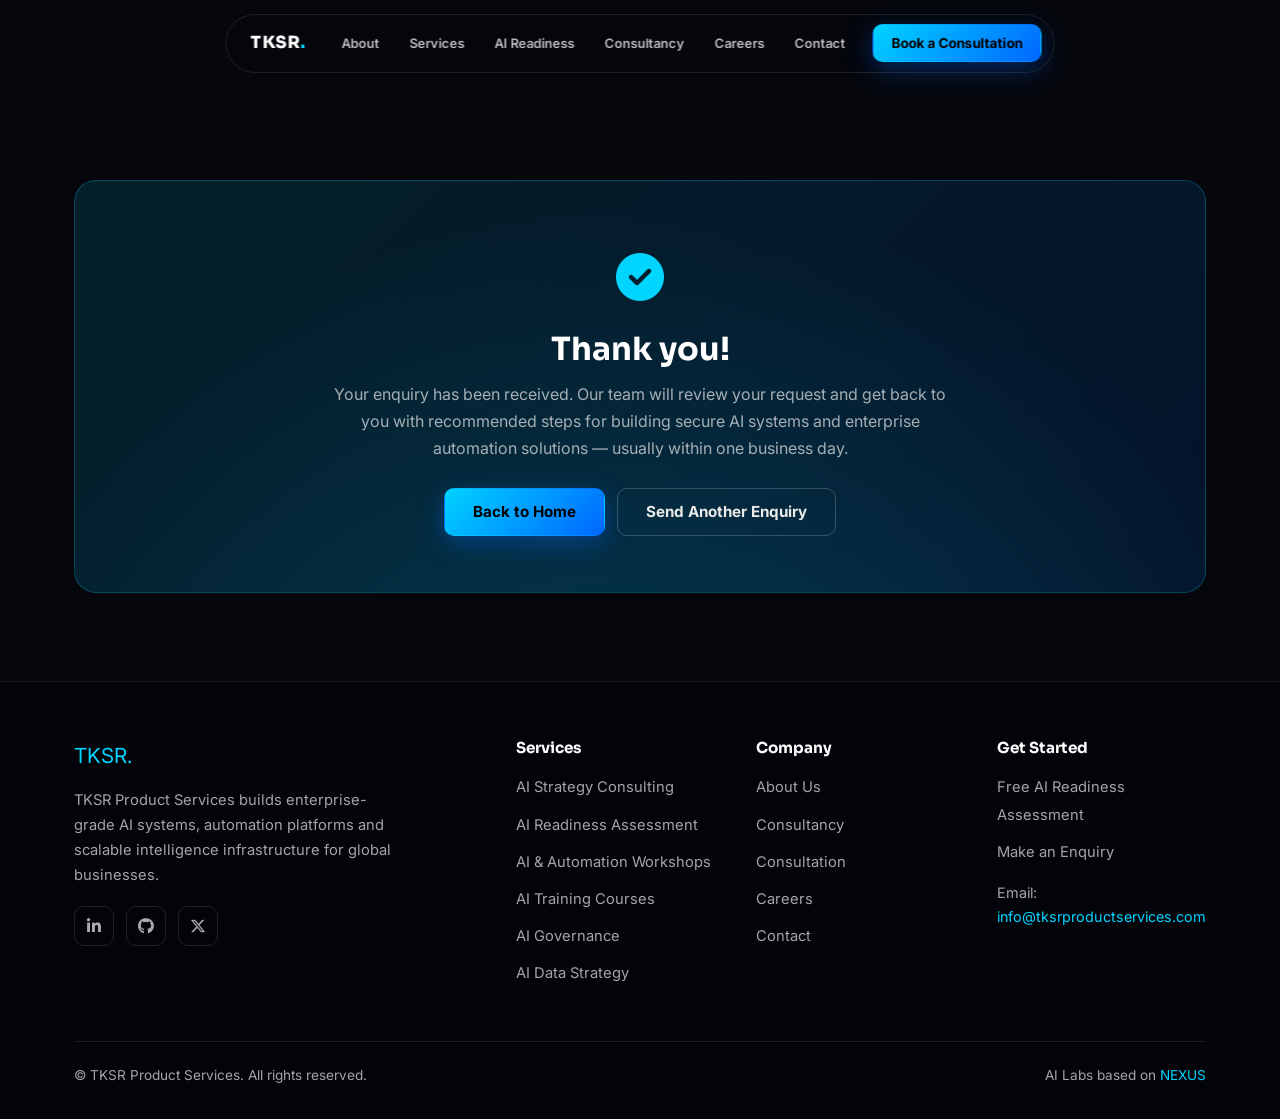
<file: thanks.html>
<!DOCTYPE HTML>
<html lang="en">
<head>
    <meta charset="utf-8" />
    <meta name="viewport" content="width=device-width, initial-scale=1" />
    <title>Thanks | TKSR Product Services</title>
    <meta name="description" content="Thank you for your enquiry with TKSR Product Services." />

    <link rel="preconnect" href="https://fonts.googleapis.com" />
    <link rel="preconnect" href="https://fonts.gstatic.com" crossorigin />
    <link href="https://fonts.googleapis.com/css2?family=Inter:wght@400;500;600;700;800&family=Sora:wght@600;700;800&display=swap" rel="stylesheet" />
    <link rel="stylesheet" href="https://cdnjs.cloudflare.com/ajax/libs/font-awesome/6.5.1/css/all.min.css" />
    <link rel="stylesheet" href="assets/css/tksr.css" />
</head>
<body>

<!-- ================= NAV ================= -->
<nav class="nav" aria-label="Primary navigation">
    <a href="index.html" class="logo">TKSR<span>.</span></a>
    <div class="nav-links">
        <a href="about-us.html">About</a>
        <a href="services.html">Services</a>
        <a href="ai-readiness-quiz.html">AI Readiness</a>
        <a href="consultancy.html">Consultancy</a>
        <a href="current-jobs.html">Careers</a>
        <a href="contact-us.html">Contact</a>
    </div>
    <a href="consultation.html" class="btn btn-primary btn-sm nav-cta">Book a Consultation</a>
</nav>

<!-- ================= THANKS ================= -->
<section class="section" style="padding-top:180px; min-height:70vh;">
    <div class="container">
        <div class="cta-band">
            <div style="font-size:3rem; color:var(--accent); margin-bottom:10px;">
                <i class="fa-solid fa-circle-check"></i>
            </div>
            <h2>Thank you!</h2>
            <p>
                Your enquiry has been received. Our team will review your request and get back
                to you with recommended steps for building secure AI systems and enterprise
                automation solutions — usually within one business day.
            </p>
            <div style="display:flex; gap:12px; justify-content:center; flex-wrap:wrap;">
                <a href="index.html" class="btn btn-primary">Back to Home</a>
                <a href="contact-us.html" class="btn btn-ghost">Send Another Enquiry</a>
            </div>
        </div>
    </div>
</section>

<!-- ================= FOOTER ================= -->
<footer class="footer">
    <div class="container">
        <div class="footer-grid">
            <div class="brand">
                <a href="index.html" class="logo" style="font-size:1.3rem;">TKSR<span style="color:var(--accent);">.</span></a>
                <p style="margin-top:14px;">
                    TKSR Product Services builds enterprise-grade AI systems, automation
                    platforms and scalable intelligence infrastructure for global businesses.
                </p>
                <div class="social">
                    <a href="#" aria-label="LinkedIn"><i class="fab fa-linkedin-in"></i></a>
                    <a href="#" aria-label="GitHub"><i class="fab fa-github"></i></a>
                    <a href="#" aria-label="X"><i class="fab fa-x-twitter"></i></a>
                </div>
            </div>
            <div>
                <h4>Services</h4>
                <ul>
                    <li><a href="services.html#strategy">AI Strategy Consulting</a></li>
                    <li><a href="services.html#readiness">AI Readiness Assessment</a></li>
                    <li><a href="services.html#workshops">AI &amp; Automation Workshops</a></li>
                    <li><a href="services.html#training">AI Training Courses</a></li>
                    <li><a href="services.html#governance">AI Governance</a></li>
                    <li><a href="services.html#data">AI Data Strategy</a></li>
                </ul>
            </div>
            <div>
                <h4>Company</h4>
                <ul>
                    <li><a href="about-us.html">About Us</a></li>
                    <li><a href="consultancy.html">Consultancy</a></li>
                    <li><a href="consultation.html">Consultation</a></li>
                    <li><a href="current-jobs.html">Careers</a></li>
                    <li><a href="contact-us.html">Contact</a></li>
                </ul>
            </div>
            <div>
                <h4>Get Started</h4>
                <ul>
                    <li><a href="ai-readiness-quiz.html">Free AI Readiness Assessment</a></li>
                    <li><a href="contact-us.html">Make an Enquiry</a></li>
                </ul>
                <p style="font-size:0.9rem; margin-top:16px;">Email: <a href="mailto:info@tksrproductservices.com">info@tksrproductservices.com</a></p>
            </div>
        </div>
        <div class="bottom">
            <span>&copy; TKSR Product Services. All rights reserved.</span>
            <span>AI Labs based on <a href="http://tksrglobaltrade.com">NEXUS</a></span>
        </div>
    </div>
</footer>

</body>
</html>
</file>
<file: assets/css/tksr.css>
/* ============================================================
   TKSR Product Services - Design System
   Dark enterprise theme with cyan -> blue accent gradient
   ============================================================ */

:root {
    --bg: #05070d;
    --bg-soft: #0a0f1c;
    --bg-card: rgba(255, 255, 255, 0.04);
    --bg-card-hover: rgba(255, 255, 255, 0.07);
    --border: rgba(255, 255, 255, 0.09);
    --border-accent: rgba(0, 212, 255, 0.35);
    --text: #eaeaea;
    --text-muted: rgba(234, 234, 234, 0.7);
    --accent: #00d4ff;
    --accent-2: #0066ff;
    --gradient: linear-gradient(135deg, #00d4ff, #0066ff);
    --radius: 16px;
    --radius-sm: 10px;
    --shadow: 0 25px 70px rgba(0, 0, 0, 0.45);
    --font-head: "Sora", "Inter", sans-serif;
    --font-body: "Inter", system-ui, sans-serif;
    --maxw: 1180px;
}

* { box-sizing: border-box; }

html { scroll-behavior: smooth; }

body {
    margin: 0;
    background: var(--bg);
    color: var(--text);
    font-family: var(--font-body);
    line-height: 1.7;
    -webkit-font-smoothing: antialiased;
}

h1, h2, h3, h4 {
    font-family: var(--font-head);
    color: #ffffff;
    line-height: 1.25;
    margin: 0 0 14px;
    font-weight: 700;
}

p { margin: 0 0 16px; color: var(--text-muted); }
a { color: var(--accent); text-decoration: none; }
img { max-width: 100%; }
ul { margin: 0 0 16px; padding-left: 20px; }
li { margin-bottom: 8px; color: var(--text-muted); }

.container { max-width: var(--maxw); margin: 0 auto; padding: 0 24px; }

.section { padding: 88px 0; }
.section-soft { background: var(--bg-soft); }
.section-center { text-align: center; }

/* Eyebrow label above headings */
.eyebrow {
    display: inline-flex;
    align-items: center;
    gap: 8px;
    padding: 7px 14px;
    border-radius: 999px;
    background: rgba(0, 212, 255, 0.08);
    border: 1px solid var(--border-accent);
    color: var(--accent);
    font-size: 0.78rem;
    font-weight: 700;
    letter-spacing: 1.5px;
    text-transform: uppercase;
    margin-bottom: 18px;
}

.section-title { font-size: 2.3rem; margin-bottom: 14px; }
.section-sub { max-width: 680px; font-size: 1.05rem; }
.section-center .section-sub { margin: 0 auto 40px; }

/* Buttons */
.btn {
    display: inline-block;
    padding: 14px 28px;
    border-radius: var(--radius-sm);
    font-weight: 700;
    font-size: 0.95rem;
    border: 1px solid transparent;
    cursor: pointer;
    text-decoration: none;
    transition: transform 0.2s ease, box-shadow 0.2s ease, background 0.2s ease;
    line-height: 1.2;
}
.btn-primary { background: var(--gradient); color: #000; box-shadow: 0 8px 24px rgba(0, 102, 255, 0.35); }
.btn-primary:hover { transform: translateY(-3px); box-shadow: 0 14px 32px rgba(0, 212, 255, 0.4); }
.btn-ghost { background: transparent; color: var(--text); border-color: rgba(255, 255, 255, 0.2); }
.btn-ghost:hover { transform: translateY(-3px); border-color: var(--accent); color: var(--accent); }
.btn-block { width: 100%; text-align: center; }
.btn-sm { padding: 10px 18px; font-size: 0.85rem; }

/* Nav */
.nav {
    position: fixed;
    top: 14px;
    left: 50%;
    transform: translateX(-50%);
    z-index: 9999;
    display: flex;
    align-items: center;
    gap: 10px;
    padding: 8px 12px;
    border-radius: 999px;
    border: 1px solid rgba(255, 255, 255, 0.10);
    background: rgba(5, 7, 13, 0.65);
    backdrop-filter: blur(12px);
    -webkit-backdrop-filter: blur(12px);
    width: max-content;
    max-width: calc(100% - 24px);
}
.nav .logo {
    color: #fff;
    font-family: var(--font-head);
    font-weight: 800;
    font-size: 1.05rem;
    letter-spacing: 1px;
    padding: 6px 12px;
    white-space: nowrap;
}
.nav .logo span { color: var(--accent); }
.nav-links { display: flex; gap: 4px; overflow-x: auto; scrollbar-width: none; flex-shrink: 1; }
.nav-links::-webkit-scrollbar { display: none; }
.nav-links a {
    color: var(--text);
    opacity: 0.8;
    font-weight: 600;
    font-size: 13px;
    padding: 8px 12px;
    border-radius: 999px;
    border: 1px solid transparent;
    white-space: nowrap;
}
.nav-links a:hover, .nav-links a.active { opacity: 1; border-color: rgba(0, 212, 255, 0.35); color: #fff; }
.nav-cta { margin-left: 4px; }
@media (max-width: 900px) { .nav-cta { display: none; } }

/* Hero */
.hero {
    position: relative;
    display: flex;
    align-items: center;
    min-height: 100vh;
    padding: 140px 0 100px;
    overflow: hidden;
}
.hero video {
    position: absolute;
    top: 50%;
    left: 50%;
    transform: translate(-50%, -50%);
    min-width: 100%;
    min-height: 100%;
    object-fit: cover;
    z-index: -2;
    filter: brightness(0.4);
}
.hero-overlay {
    position: absolute;
    inset: 0;
    background: radial-gradient(circle at 30% 40%, rgba(0, 212, 255, 0.16), rgba(0, 0, 0, 0.94) 70%);
    z-index: -1;
}
.hero h1 {
    font-size: clamp(2.4rem, 6vw, 4rem);
    font-weight: 800;
    max-width: 820px;
    margin-bottom: 20px;
}
.hero h1 .grad { background: var(--gradient); -webkit-background-clip: text; background-clip: text; -webkit-text-fill-color: transparent; }
.hero p.lead { font-size: 1.2rem; max-width: 640px; margin-bottom: 32px; color: rgba(234, 234, 234, 0.85); }
.hero-actions { display: flex; flex-wrap: wrap; gap: 14px; }

/* Stats strip */
.stats { border-top: 1px solid var(--border); border-bottom: 1px solid var(--border); background: var(--bg-soft); }
.stats-grid { display: grid; grid-template-columns: repeat(auto-fit, minmax(200px, 1fr)); gap: 24px; padding: 48px 0; }
.stat { text-align: center; }
.stat .num { font-family: var(--font-head); font-size: 2.4rem; font-weight: 800; background: var(--gradient); -webkit-background-clip: text; background-clip: text; -webkit-text-fill-color: transparent; }
.stat .lbl { font-size: 0.9rem; color: var(--text-muted); max-width: 220px; margin: 6px auto 0; }

/* Cards / grids */
.grid { display: grid; gap: 22px; }
.grid-2 { grid-template-columns: repeat(2, 1fr); }
.grid-3 { grid-template-columns: repeat(3, 1fr); }
.grid-4 { grid-template-columns: repeat(4, 1fr); }
@media (max-width: 920px) { .grid-3, .grid-4 { grid-template-columns: repeat(2, 1fr); } }
@media (max-width: 640px) { .grid-2, .grid-3, .grid-4 { grid-template-columns: 1fr; } }

.card {
    border-radius: var(--radius);
    border: 1px solid var(--border);
    background: var(--bg-card);
    padding: 30px;
    transition: transform 0.25s ease, border-color 0.25s ease, background 0.25s ease;
    position: relative;
}
.card:hover { transform: translateY(-6px); border-color: rgba(0, 212, 255, 0.5); background: var(--bg-card-hover); }
.card .icon {
    width: 54px; height: 54px;
    display: flex; align-items: center; justify-content: center;
    border-radius: 14px;
    background: rgba(0, 212, 255, 0.1);
    border: 1px solid var(--border-accent);
    color: var(--accent);
    font-size: 1.4rem;
    margin-bottom: 18px;
}
.card h3 { font-size: 1.15rem; margin-bottom: 8px; }
.card p { font-size: 0.95rem; margin-bottom: 14px; }
.card .link { font-weight: 700; font-size: 0.9rem; }
.card .link i { font-size: 0.8rem; margin-left: 6px; }

/* Service cards (big) */
.service-card { display: flex; flex-direction: column; }
.service-card .tag { margin-top: auto; }

/* Step / process */
.step-num {
    font-family: var(--font-head);
    font-size: 2.6rem;
    font-weight: 800;
    background: var(--gradient);
    -webkit-background-clip: text; background-clip: text; -webkit-text-fill-color: transparent;
    margin-bottom: 10px;
    display: block;
}

/* Testimonials */
.quote-card { border-radius: var(--radius); border: 1px solid var(--border); background: var(--bg-card); padding: 30px; }
.quote-card .quote { font-size: 1rem; font-style: italic; color: var(--text); margin-bottom: 18px; }
.quote-card .author { font-weight: 700; color: #fff; font-size: 0.95rem; }
.quote-card .role { color: var(--text-muted); font-size: 0.85rem; }
.quote-card .stars { color: var(--accent); margin-bottom: 14px; letter-spacing: 2px; }

/* CTA band */
.cta-band {
    position: relative;
    border-radius: 22px;
    padding: 56px 48px;
    text-align: center;
    background: linear-gradient(135deg, rgba(0, 212, 255, 0.12), rgba(0, 102, 255, 0.12));
    border: 1px solid rgba(0, 212, 255, 0.25);
    overflow: hidden;
}
.cta-band::before {
    content: "";
    position: absolute;
    inset: -50% -20%;
    background: radial-gradient(circle at 50% 120%, rgba(0, 212, 255, 0.25), transparent 60%);
    z-index: 0;
}
.cta-band > * { position: relative; z-index: 1; }
.cta-band h2 { font-size: 2rem; margin-bottom: 12px; }
.cta-band p { max-width: 620px; margin: 0 auto 26px; }

/* Forms */
.form-card { border-radius: var(--radius); border: 1px solid var(--border); background: rgba(255, 255, 255, 0.02); padding: 32px; }
.form-card h2 { margin-bottom: 18px; }
.form-group { margin-bottom: 16px; }
.form-group label { display: block; font-size: 0.85rem; font-weight: 600; color: var(--text); margin-bottom: 6px; }
.form-group input, .form-group textarea, .form-group select {
    width: 100%;
    padding: 14px;
    border-radius: var(--radius-sm);
    border: 1px solid rgba(255, 255, 255, 0.12);
    background: rgba(255, 255, 255, 0.05);
    color: #fff;
    font-family: var(--font-body);
    font-size: 0.95rem;
    outline: none;
    transition: border-color 0.2s ease;
}
.form-group input:focus, .form-group textarea:focus, .form-group select:focus { border-color: var(--accent); }
.form-group select option { background: var(--bg); color: var(--text); }
.form-group textarea { resize: vertical; }
.form-row { display: grid; grid-template-columns: 1fr 1fr; gap: 16px; }
@media (max-width: 640px) { .form-row { grid-template-columns: 1fr; } }

/* Split layout */
.split { display: grid; grid-template-columns: 1fr 1fr; gap: 44px; align-items: start; }
@media (max-width: 900px) { .split { grid-template-columns: 1fr; } }

/* Lists */
.check-list { list-style: none; padding: 0; }
.check-list li { padding-left: 30px; position: relative; }
.check-list li::before {
    content: "\f00c";
    font-family: "Font Awesome 6 Free";
    font-weight: 900;
    position: absolute;
    left: 0;
    color: var(--accent);
}

/* Badges */
.badge {
    display: inline-block;
    padding: 6px 12px;
    border-radius: 999px;
    border: 1px solid rgba(0, 212, 255, 0.3);
    background: rgba(0, 212, 255, 0.08);
    color: var(--accent);
    font-weight: 700;
    font-size: 0.8rem;
    margin-bottom: 12px;
}

/* Page hero (interior pages) */
.page-hero { padding: 170px 0 60px; background: radial-gradient(circle at 20% 20%, rgba(0, 212, 255, 0.14), rgba(5, 7, 13, 1) 60%); border-bottom: 1px solid var(--border); }
.page-hero h1 { font-size: 2.6rem; margin-bottom: 14px; }
.page-hero p { max-width: 720px; font-size: 1.1rem; }

/* Quiz */
.quiz-wrap { max-width: 760px; margin: 0 auto; }
.quiz-progress { height: 6px; background: rgba(255, 255, 255, 0.1); border-radius: 999px; overflow: hidden; margin-bottom: 34px; }
.quiz-progress .bar { height: 100%; background: var(--gradient); width: 0; transition: width 0.4s ease; border-radius: 999px; }
.quiz-step { display: none; }
.quiz-step.active { display: block; animation: fadeIn 0.35s ease; }
.quiz-step h2 { font-size: 1.5rem; margin-bottom: 8px; }
.quiz-step .q { color: var(--text-muted); margin-bottom: 26px; }
.quiz-options { display: grid; gap: 12px; }
.quiz-option {
    display: block;
    width: 100%;
    text-align: left;
    padding: 16px 18px;
    border-radius: var(--radius-sm);
    border: 1px solid rgba(255, 255, 255, 0.12);
    background: rgba(255, 255, 255, 0.04);
    color: var(--text);
    font-size: 0.98rem;
    font-family: var(--font-body);
    cursor: pointer;
    transition: all 0.2s ease;
}
.quiz-option:hover { border-color: var(--accent); background: rgba(0, 212, 255, 0.08); }
.quiz-option.selected { border-color: var(--accent); background: rgba(0, 212, 255, 0.14); color: #fff; font-weight: 600; }
.quiz-nav { display: flex; justify-content: space-between; margin-top: 26px; gap: 12px; }
.quiz-result { display: none; }
.quiz-result.show { display: block; animation: fadeIn 0.5s ease; }
.result-gauge { width: 180px; height: 180px; margin: 0 auto 22px; border-radius: 50%; display: flex; align-items: center; justify-content: center; background: conic-gradient(var(--accent) calc(var(--score) * 1%), rgba(255, 255, 255, 0.08) 0); }
.result-gauge .inner { width: 146px; height: 146px; border-radius: 50%; background: var(--bg-soft); display: flex; flex-direction: column; align-items: center; justify-content: center; }
.result-gauge .inner .pct { font-family: var(--font-head); font-size: 2.2rem; font-weight: 800; color: #fff; }
.result-gauge .inner .txt { font-size: 0.8rem; color: var(--text-muted); }

@keyframes fadeIn { from { opacity: 0; transform: translateY(8px); } to { opacity: 1; transform: none; } }

/* Insights cards */
.insight-card { display: flex; flex-direction: column; }
.insight-card .date { font-size: 0.8rem; color: var(--text-muted); margin-bottom: 8px; letter-spacing: 0.5px; }
.insight-card h3 { font-size: 1.05rem; }
.insight-card p { font-size: 0.9rem; }
.insight-card .link { margin-top: auto; font-weight: 700; font-size: 0.85rem; }

/* Footer */
.footer { background: #03040a; border-top: 1px solid var(--border); padding: 56px 0 32px; }
.footer-grid { display: grid; grid-template-columns: 2fr 1fr 1fr 1fr; gap: 40px; }
@media (max-width: 900px) { .footer-grid { grid-template-columns: 1fr 1fr; } }
@media (max-width: 560px) { .footer-grid { grid-template-columns: 1fr; } }
.footer h4 { font-size: 0.95rem; margin-bottom: 16px; }
.footer ul { list-style: none; padding: 0; margin: 0; }
.footer ul li { margin-bottom: 10px; }
.footer ul a { color: var(--text-muted); font-size: 0.92rem; }
.footer ul a:hover { color: var(--accent); }
.footer .brand p { font-size: 0.92rem; max-width: 320px; }
.footer .social { display: flex; gap: 12px; margin-top: 18px; }
.footer .social a {
    width: 40px; height: 40px;
    display: flex; align-items: center; justify-content: center;
    border-radius: 10px;
    border: 1px solid rgba(255, 255, 255, 0.12);
    color: #aaa;
    font-size: 1rem;
    transition: all 0.2s ease;
}
.footer .social a:hover { color: var(--accent); border-color: var(--accent); transform: translateY(-2px); }
.footer .bottom { margin-top: 44px; padding-top: 22px; border-top: 1px solid var(--border); display: flex; justify-content: space-between; flex-wrap: wrap; gap: 10px; font-size: 0.85rem; color: var(--text-muted); }

/* Utility */
.mt-1 { margin-top: 10px; } .mt-2 { margin-top: 20px; } .mt-3 { margin-top: 32px; } .mt-4 { margin-top: 48px; }
.mb-2 { margin-bottom: 20px; } .mb-3 { margin-bottom: 32px; }
.center { text-align: center; }
.flex { display: flex; } .flex-between { display: flex; justify-content: space-between; align-items: center; flex-wrap: wrap; gap: 16px; }
</file>
